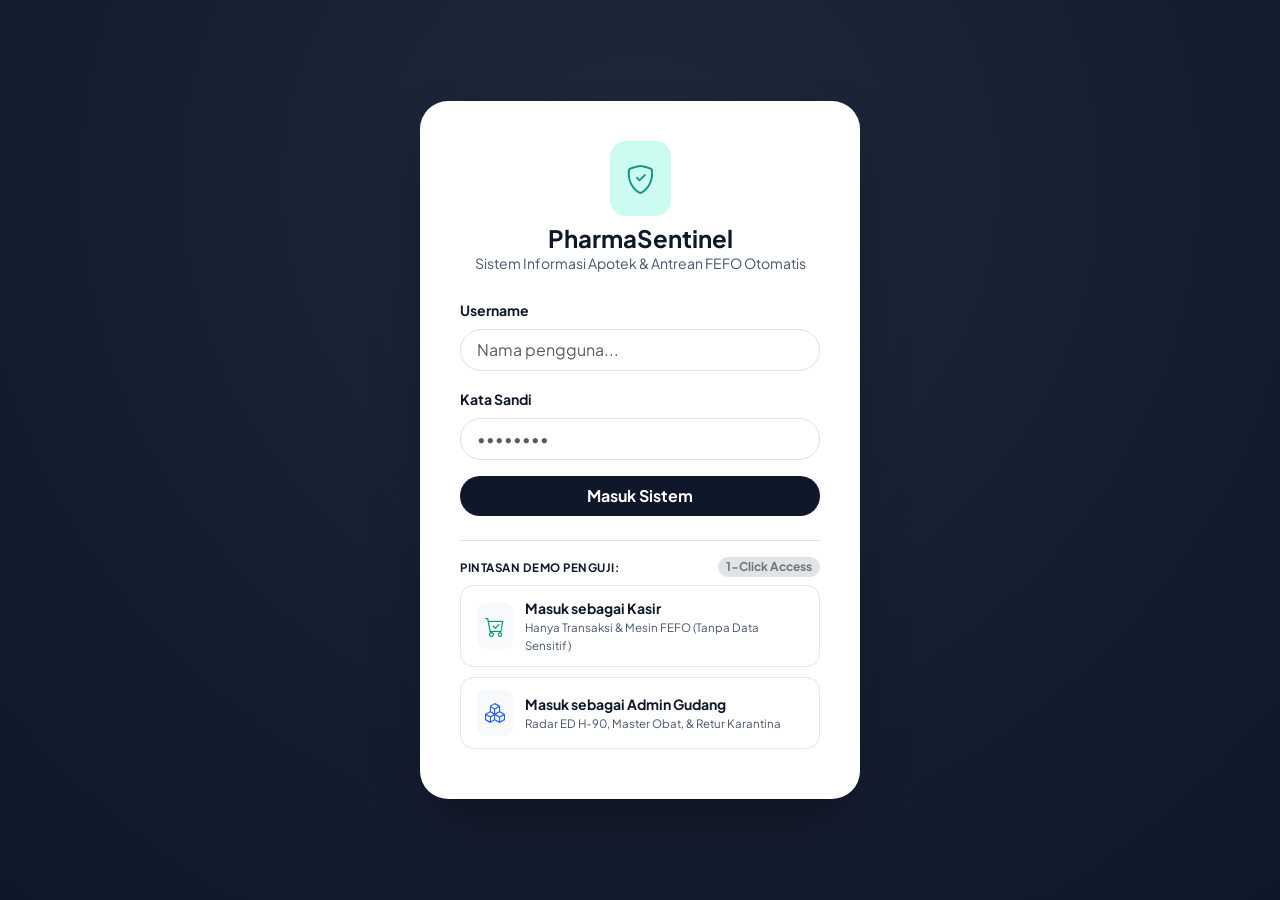
<file: index.html>
<!DOCTYPE html>
<html lang="id">
<head>
    <meta charset="UTF-8">
    <meta name="viewport" content="width=device-width, initial-scale=1.0">
    <title>Login - PharmaSentinel</title>
    <link href="https://fonts.googleapis.com/css2?family=Plus+Jakarta+Sans:wght@400;600;700;800&display=swap" rel="stylesheet">
    <link href="https://cdn.jsdelivr.net/npm/bootstrap@5.3.2/dist/css/bootstrap.min.css" rel="stylesheet">
    <link rel="stylesheet" href="https://cdn.jsdelivr.net/npm/bootstrap-icons@1.11.1/font/bootstrap-icons.css">
    <link rel="stylesheet" href="assets/css/style.css">
    <style>
        .login-canvas {
            min-height: 100vh;
            display: flex;
            align-items: center;
            justify-content: center;
            background: radial-gradient(circle at 50% 20%, #1e293b 0%, #0f172a 100%);
            padding: 24px;
        }
        .login-card {
            background: #ffffff !important;
            border-radius: 28px;
            padding: 40px;
            width: 100%;
            max-width: 440px;
            box-shadow: 0 25px 60px -15px rgba(0, 0, 0, 0.4);
        }
        .btn-submit-login {
            background: #0f172a !important;
            color: #ffffff !important; /* Fix tulisan gelap di tombol hitam */
            font-weight: 700;
            border: none;
            transition: all 0.2s ease;
        }
        .btn-submit-login:hover {
            background: #1e293b !important;
            transform: translateY(-2px);
            box-shadow: 0 8px 20px rgba(15, 23, 42, 0.3);
        }
        .demo-shortcut-btn {
            border: 1.5px solid #e2e8f0;
            border-radius: 14px;
            padding: 12px 16px;
            display: flex;
            align-items: center;
            gap: 12px;
            background: #ffffff;
            width: 100%;
            text-align: left;
            transition: all 0.2s ease;
            cursor: pointer;
            text-decoration: none;
            color: #0f172a !important;
            margin-bottom: 10px;
        }
        .demo-shortcut-btn:hover {
            border-color: #0d9488;
            transform: translateY(-2px);
            box-shadow: 0 8px 18px rgba(13, 148, 136, 0.12);
        }
    </style>
</head>
<body class="login-canvas">

    <div class="login-card">
        <div class="text-center mb-4">
            <div class="d-inline-flex p-3 rounded-4 mb-2" style="background: #ccfbf1; color: #0d9488; font-size: 1.8rem;">
                <i class="bi bi-shield-check"></i>
            </div>
            <h4 class="fw-bold m-0" style="color: #0f172a;">PharmaSentinel</h4>
            <p class="small" style="color: #475569;">Sistem Informasi Apotek & Antrean FEFO Otomatis</p>
        </div>

        <form onsubmit="handleFormalLogin(event)">
            <div class="mb-3">
                <label class="form-label small fw-bold" style="color: #0f172a;">Username</label>
                <input type="text" class="form-control rounded-pill px-3 py-2" placeholder="Nama pengguna..." id="loginUser">
            </div>
            <div class="mb-3">
                <label class="form-label small fw-bold" style="color: #0f172a;">Kata Sandi</label>
                <input type="password" class="form-control rounded-pill px-3 py-2" placeholder="••••••••" id="loginPass">
            </div>
            <button type="submit" class="btn btn-submit-login w-100 py-2 rounded-pill mb-4">
                Masuk Sistem
            </button>
        </form>

        <div class="border-top pt-3">
            <div class="d-flex justify-content-between align-items-center mb-2">
                <span class="fw-bold" style="font-size: 0.72rem; letter-spacing: 0.5px; color: #475569;">PINTASAN DEMO PENGUJI:</span>
                <span class="badge bg-secondary-subtle text-secondary rounded-pill small">1-Click Access</span>
            </div>

            <a href="kasir-pos.html" class="demo-shortcut-btn">
                <div class="p-2 rounded-3 bg-light fs-5" style="color: #059669;">
                    <i class="bi bi-cart-check"></i>
                </div>
                <div>
                    <div class="fw-bold small" style="color: #0f172a;">Masuk sebagai Kasir</div>
                    <div style="font-size: 0.72rem; color: #475569;">Hanya Transaksi & Mesin FEFO (Tanpa Data Sensitif)</div>
                </div>
            </a>

            <a href="admin-dashboard.html" class="demo-shortcut-btn">
                <div class="p-2 rounded-3 bg-light fs-5" style="color: #2563eb;">
                    <i class="bi bi-boxes"></i>
                </div>
                <div>
                    <div class="fw-bold small" style="color: #0f172a;">Masuk sebagai Admin Gudang</div>
                    <div style="font-size: 0.72rem; color: #475569;">Radar ED H-90, Master Obat, & Retur Karantina</div>
                </div>
            </a>
        </div>
    </div>

    <script>
        function handleFormalLogin(e) {
            e.preventDefault();
            window.location.href = "kasir-pos.html";
        }
    </script>
</body>
</html>
</file>
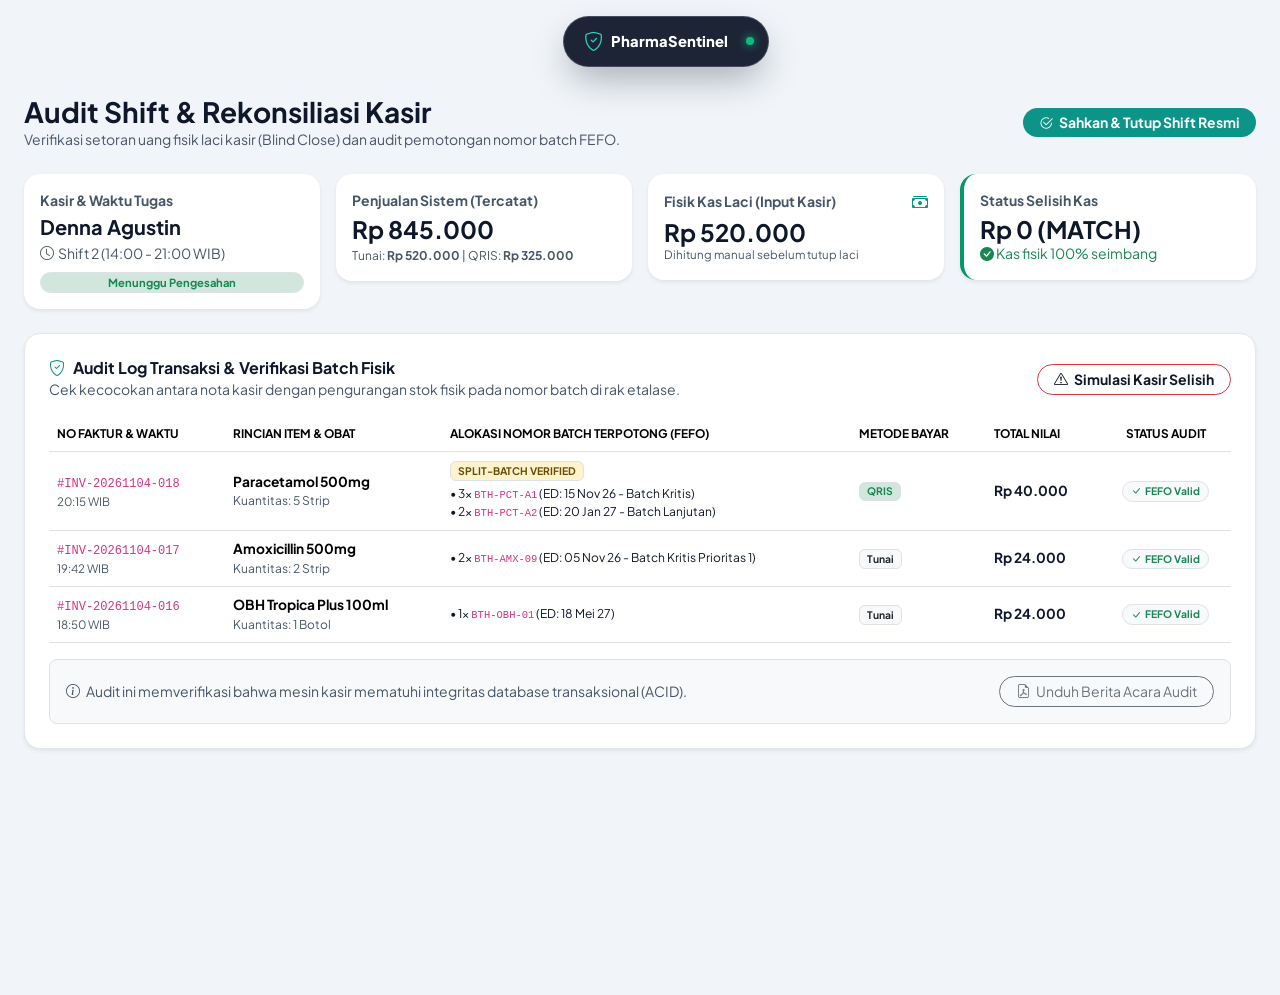
<file: admin-audit.html>
<!DOCTYPE html>
<html lang="id">
<head>
    <meta charset="UTF-8">
    <meta name="viewport" content="width=device-width, initial-scale=1.0">
    <title>Audit Shift & Rekonsiliasi Kas - PharmaSentinel</title>
    <link href="https://fonts.googleapis.com/css2?family=Plus+Jakarta+Sans:wght@400;500;600;700;800&display=swap" rel="stylesheet">
    <link href="https://cdn.jsdelivr.net/npm/bootstrap@5.3.2/dist/css/bootstrap.min.css" rel="stylesheet">
    <link rel="stylesheet" href="https://cdn.jsdelivr.net/npm/bootstrap-icons@1.11.1/font/bootstrap-icons.css">
    <link rel="stylesheet" href="assets/css/style.css">
</head>
<body>

    <!-- 1. DYNAMIC ISLAND WRAPPER (NAVBAR URUTAN LOGIS BARU) -->
    <div class="island-outer-wrapper">
        <button class="island-lock-satellite" id="btnNavLock" title="Kunci Tampilan Navbar">
            <i class="bi bi-unlock-fill lock-icon"></i>
        </button>

        <nav class="dynamic-island-nav">
            <div class="island-brand-row">
                <a href="admin-dashboard.html" class="island-brand">
                    <i class="bi bi-shield-check"></i>
                    <span>PharmaSentinel</span>
                </a>
                <div class="island-pulse-dot" title="Sistem Aktif"></div>
            </div>

            <div class="island-collapsible-content">
                <ul class="island-menu">
                    <li>
                        <a href="admin-dashboard.html" class="island-link">
                            <i class="bi bi-radar"></i> Radar & Telemetri
                        </a>
                    </li>
                    <li>
                        <a href="admin-katalog.html" class="island-link">
                            <i class="bi bi-database"></i> Master Katalog
                        </a>
                    </li>
                    <li>
                        <a href="admin-batch.html" class="island-link">
                            <i class="bi bi-box-seam"></i> Penerimaan Batch
                        </a>
                    </li>
                    <li>
                        <a href="admin-audit.html" class="island-link active">
                            <i class="bi bi-clipboard-check"></i> Audit Shift
                        </a>
                    </li>
                    <li>
                        <a href="admin-karantina.html" class="island-link">
                            <i class="bi bi-shield-slash"></i> Karantina ED
                        </a>
                    </li>
                </ul>

                <div class="island-user">
                    <span class="badge badge-role" style="background: #e0e7ff; color: #4338ca;">ADMIN</span>
                    <span class="island-user-name">Kelompok 6</span>
                    <a href="index.html" class="text-danger ms-1 text-decoration-none" title="Keluar"><i class="bi bi-box-arrow-right"></i></a>
                </div>
            </div>
        </nav>
    </div>

    <!-- 2. WORKSPACE AUDIT SHIFT -->
    <div class="workspace-wrapper" style="margin-top: 95px;">
        <div class="d-flex justify-content-between align-items-center mb-4">
            <div>
                <h3 class="fw-bold m-0" style="color: var(--text-heading);">Audit Shift & Rekonsiliasi Kasir</h3>
                <p class="small m-0" style="color: var(--text-muted);">Verifikasi setoran uang fisik laci kasir (Blind Close) dan audit pemotongan nomor batch FEFO.</p>
            </div>
            <div class="d-flex gap-2">
                <button class="btn btn-dark btn-sm rounded-pill px-3 fw-bold" style="background: var(--brand-teal); border: none;" onclick="sahkanShift()">
                    <i class="bi bi-check2-circle me-1"></i> Sahkan & Tutup Shift Resmi
                </button>
            </div>
        </div>

        <!-- 3. BENTO COCKPIT: REKONSILIASI KAS (BLIND CLOSE SYSTEM) -->
        <div class="row g-3 mb-4">
            <!-- Parameter Shift -->
            <div class="col-lg-3 col-md-6">
                <div class="card border-0 shadow-sm rounded-4 p-3 bg-white border" style="border-color: var(--border-subtle) !important;">
                    <small class="text-muted fw-bold">Kasir & Waktu Tugas</small>
                    <h5 class="fw-bold mt-1 m-0" style="color: var(--text-heading);">Denna Agustin</h5>
                    <small class="text-muted d-block mt-1"><i class="bi bi-clock me-1"></i>Shift 2 (14:00 - 21:00 WIB)</small>
                    <span class="badge bg-success-subtle text-success border rounded-pill mt-2 px-2" style="font-size: 0.7rem;">Menunggu Pengesahan</span>
                </div>
            </div>

            <!-- Total Penjualan Sistem -->
            <div class="col-lg-3 col-md-6">
                <div class="card border-0 shadow-sm rounded-4 p-3 bg-white border" style="border-color: var(--border-subtle) !important;">
                    <small class="text-muted fw-bold">Penjualan Sistem (Tercatat)</small>
                    <h4 class="fw-bold mt-1 m-0" style="color: var(--text-heading);">Rp 845.000</h4>
                    <div class="small text-muted mt-1" style="font-size: 0.75rem;">
                        Tunai: <strong>Rp 520.000</strong> | QRIS: <strong>Rp 325.000</strong>
                    </div>
                </div>
            </div>

            <!-- Uang Fisik Diinput Kasir (Blind Input) -->
            <div class="col-lg-3 col-md-6">
                <div class="card border-0 shadow-sm rounded-4 p-3 bg-white border" style="border-color: var(--border-subtle) !important;">
                    <div class="d-flex justify-content-between align-items-center">
                        <small class="text-muted fw-bold">Fisik Kas Laci (Input Kasir)</small>
                        <i class="bi bi-cash-stack text-teal" style="color: var(--brand-teal);"></i>
                    </div>
                    <h4 class="fw-bold mt-1 m-0" style="color: var(--brand-teal);" id="displayFisikKasir">Rp 520.000</h4>
                    <small class="text-muted" style="font-size: 0.72rem;">Dihitung manual sebelum tutup laci</small>
                </div>
            </div>

            <!-- Status Selisih (Discrepancy Meter) -->
            <div class="col-lg-3 col-md-6">
                <div class="card border-0 shadow-sm rounded-4 p-3 bg-white border" id="cardSelisih" style="border-left: 4px solid var(--success-green) !important;">
                    <small class="text-muted fw-bold">Status Selisih Kas</small>
                    <h4 class="fw-bold mt-1 m-0 text-success" id="textSelisih">Rp 0 (MATCH)</h4>
                    <small class="text-success" id="subtextSelisih"><i class="bi bi-check-circle-fill"></i> Kas fisik 100% seimbang</small>
                </div>
            </div>
        </div>

        <!-- 4. TABEL AUDIT TRANSAKSI & PEMOTONGAN BATCH FEFO -->
        <div class="card border-0 shadow-sm rounded-4 p-4" style="background: #ffffff; border: 1.5px solid var(--border-subtle) !important;">
            <div class="d-flex justify-content-between align-items-center mb-3">
                <div>
                    <h6 class="fw-bold m-0" style="color: var(--text-heading);"><i class="bi bi-shield-check text-teal me-2" style="color: var(--brand-teal);"></i>Audit Log Transaksi & Verifikasi Batch Fisik</h6>
                    <small class="text-muted">Cek kecocokan antara nota kasir dengan pengurangan stok fisik pada nomor batch di rak etalase.</small>
                </div>
                <button class="btn btn-outline-danger btn-sm rounded-pill px-3 fw-bold" onclick="simulasiSelisihKas()">
                    <i class="bi bi-exclamation-triangle me-1"></i> Simulasi Kasir Selisih
                </button>
            </div>

            <div class="table-responsive">
                <table class="table table-hover align-middle mb-0">
                    <thead>
                        <tr style="font-size: 0.74rem; text-transform: uppercase; color: var(--text-muted);">
                            <th>No Faktur & Waktu</th>
                            <th>Rincian Item & Obat</th>
                            <th>Alokasi Nomor Batch Terpotong (FEFO)</th>
                            <th>Metode Bayar</th>
                            <th>Total Nilai</th>
                            <th class="text-center">Status Audit</th>
                        </tr>
                    </thead>
                    <tbody style="font-size: 0.86rem;">
                        <!-- BARIS 1: SPLIT BATCH AUDIT -->
                        <tr>
                            <td>
                                <code>#INV-20261104-018</code>
                                <div class="small text-muted" style="font-size: 0.72rem;">20:15 WIB</div>
                            </td>
                            <td>
                                <strong>Paracetamol 500mg</strong>
                                <div class="small text-muted">Kuantitas: 5 Strip</div>
                            </td>
                            <td>
                                <span class="badge bg-warning-subtle text-warning-emphasis border mb-1" style="font-size: 0.65rem;">SPLIT-BATCH VERIFIED</span>
                                <div class="small" style="color: var(--text-heading);">
                                    • 3x <code>BTH-PCT-A1</code> (ED: 15 Nov 26 - Batch Kritis)<br>
                                    • 2x <code>BTH-PCT-A2</code> (ED: 20 Jan 27 - Batch Lanjutan)
                                </div>
                            </td>
                            <td><span class="badge bg-success-subtle text-success border">QRIS</span></td>
                            <td><strong style="color: var(--text-heading);">Rp 40.000</strong></td>
                            <td class="text-center">
                                <span class="badge bg-light text-success border rounded-pill px-2 py-1"><i class="bi bi-check-lg me-1"></i>FEFO Valid</span>
                            </td>
                        </tr>

                        <!-- BARIS 2: BATCH TUNGGAL -->
                        <tr>
                            <td>
                                <code>#INV-20261104-017</code>
                                <div class="small text-muted" style="font-size: 0.72rem;">19:42 WIB</div>
                            </td>
                            <td>
                                <strong>Amoxicillin 500mg</strong>
                                <div class="small text-muted">Kuantitas: 2 Strip</div>
                            </td>
                            <td>
                                <div class="small" style="color: var(--text-heading);">
                                    • 2x <code>BTH-AMX-09</code> (ED: 05 Nov 26 - Batch Kritis Prioritas 1)
                                </div>
                            </td>
                            <td><span class="badge bg-light text-dark border">Tunai</span></td>
                            <td><strong style="color: var(--text-heading);">Rp 24.000</strong></td>
                            <td class="text-center">
                                <span class="badge bg-light text-success border rounded-pill px-2 py-1"><i class="bi bi-check-lg me-1"></i>FEFO Valid</span>
                            </td>
                        </tr>

                        <!-- BARIS 3: BATCH SIRUP -->
                        <tr>
                            <td>
                                <code>#INV-20261104-016</code>
                                <div class="small text-muted" style="font-size: 0.72rem;">18:50 WIB</div>
                            </td>
                            <td>
                                <strong>OBH Tropica Plus 100ml</strong>
                                <div class="small text-muted">Kuantitas: 1 Botol</div>
                            </td>
                            <td>
                                <div class="small" style="color: var(--text-heading);">
                                    • 1x <code>BTH-OBH-01</code> (ED: 18 Mei 27)
                                </div>
                            </td>
                            <td><span class="badge bg-light text-dark border">Tunai</span></td>
                            <td><strong style="color: var(--text-heading);">Rp 24.000</strong></td>
                            <td class="text-center">
                                <span class="badge bg-light text-success border rounded-pill px-2 py-1"><i class="bi bi-check-lg me-1"></i>FEFO Valid</span>
                            </td>
                        </tr>
                    </tbody>
                </table>
            </div>

            <div class="p-3 rounded-3 mt-3 bg-light border d-flex justify-content-between align-items-center">
                <small class="text-muted"><i class="bi bi-info-circle me-1"></i> Audit ini memverifikasi bahwa mesin kasir mematuhi integritas database transaksional (ACID).</small>
                <button class="btn btn-outline-secondary btn-sm rounded-pill px-3" onclick="alert('Laporan Berita Acara Shift berhasil diunduh (PDF Simulated)!')">
                    <i class="bi bi-file-earmark-pdf me-1"></i> Unduh Berita Acara Audit
                </button>
            </div>
        </div>

    </div>

    <!-- SCRIPT BOOTSTRAP & DYNAMIC ISLAND -->
    <script src="https://cdn.jsdelivr.net/npm/bootstrap@5.3.2/dist/js/bootstrap.bundle.min.js"></script>
    <script src="assets/js/navbar.js"></script>
    <script>
        let isDiscrepancy = false;

        function sahkanShift() {
            if (isDiscrepancy) {
                alert("PERINGATAN AUDIT: Terdapat selisih kas fisik! Anda wajib mencetak dan menandatangani Berita Acara Selisih sebelum mengesahkan tutup shift.");
                return;
            }
            alert("SUKSES AUDIT: Shift 2 Kasir Denna Agustin telah disahkan secara resmi. Laci kas ditutup dan setoran tunai Rp 520.000 dibukukan ke brankas utama.");
        }

        // FITUR DEMO UNTUK MEMIKAT DOSEN PENGUJI: SIMULASI JIKA KASIR CURANG / KURANG UANG
        function simulasiSelisihKas() {
            isDiscrepancy = !isDiscrepancy;
            const card = document.getElementById("cardSelisih");
            const text = document.getElementById("textSelisih");
            const subtext = document.getElementById("subtextSelisih");
            const fisik = document.getElementById("displayFisikKasir");

            if (isDiscrepancy) {
                // Simulasi uang laci kasir kurang Rp 20.000
                fisik.innerText = "Rp 500.000";
                card.style.setProperty("border-left", "4px solid var(--danger-red)", "important");
                text.className = "fw-bold mt-1 m-0 text-danger";
                text.innerText = "-Rp 20.000 (SELISIH MINUS)";
                subtext.className = "text-danger fw-bold";
                subtext.innerHTML = '<i class="bi bi-exclamation-octagon-fill"></i> Kas fisik kurang dari catatan sistem!';
            } else {
                fisik.innerText = "Rp 520.000";
                card.style.setProperty("border-left", "4px solid var(--success-green)", "important");
                text.className = "fw-bold mt-1 m-0 text-success";
                text.innerText = "Rp 0 (MATCH)";
                subtext.className = "text-success";
                subtext.innerHTML = '<i class="bi bi-check-circle-fill"></i> Kas fisik 100% seimbang';
            }
        }
    </script>
</body>
</html>
</file>
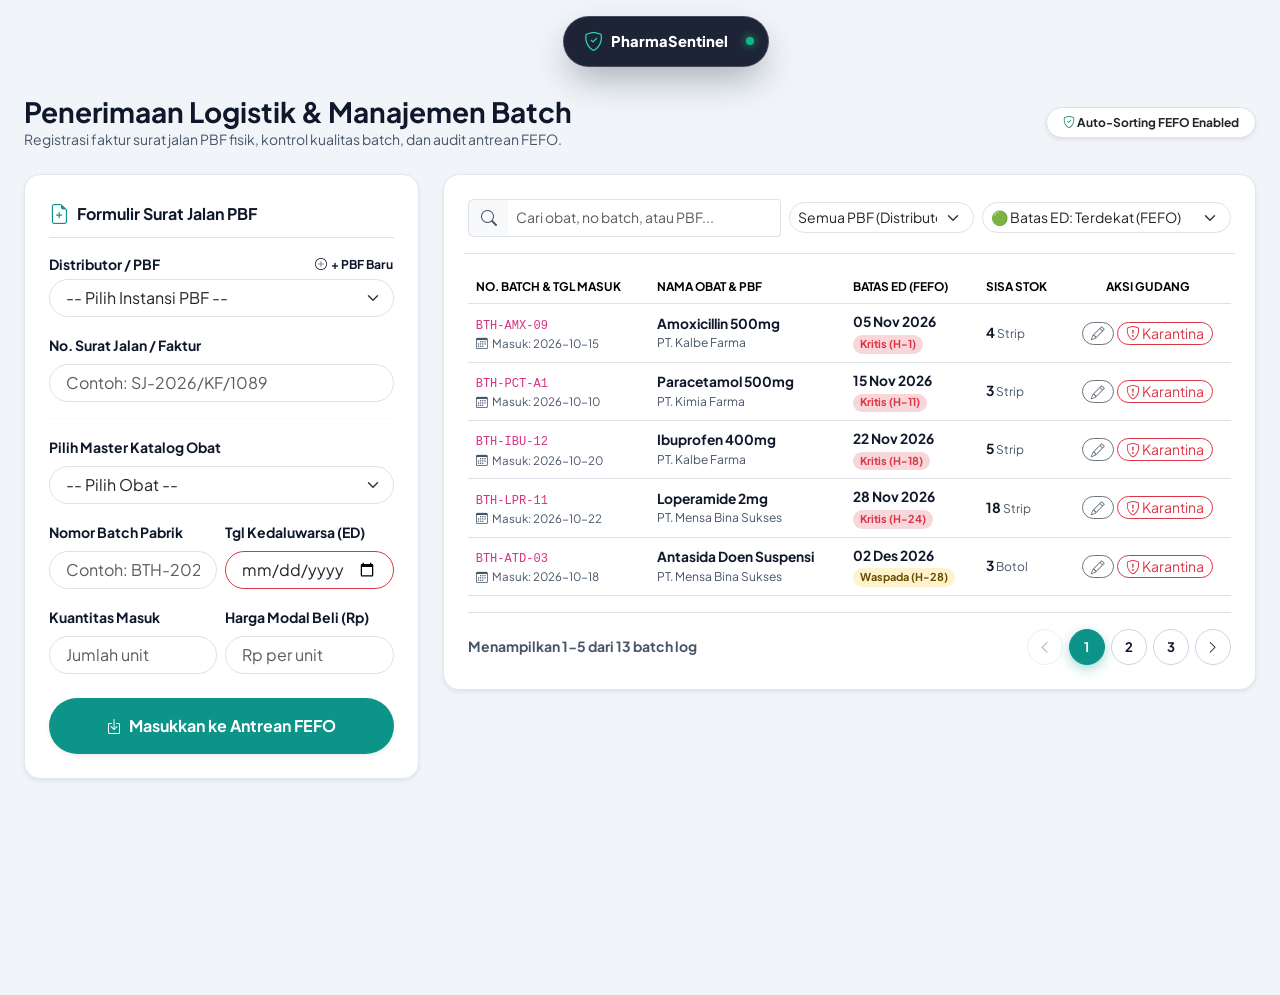
<file: admin-batch.html>
<!DOCTYPE html>
<html lang="id">
<head>
    <meta charset="UTF-8">
    <meta name="viewport" content="width=device-width, initial-scale=1.0">
    <title>Penerimaan Batch & Logistik - PharmaSentinel</title>
    <link href="https://fonts.googleapis.com/css2?family=Plus+Jakarta+Sans:wght@400;500;600;700;800&display=swap" rel="stylesheet">
    <link href="https://cdn.jsdelivr.net/npm/bootstrap@5.3.2/dist/css/bootstrap.min.css" rel="stylesheet">
    <link rel="stylesheet" href="https://cdn.jsdelivr.net/npm/bootstrap-icons@1.11.1/font/bootstrap-icons.css">
    <link rel="stylesheet" href="assets/css/style.css">
</head>
<body>

    <!-- 1. DYNAMIC ISLAND WRAPPER + FLOATING SATELLITE LOCK -->
    <div class="island-outer-wrapper">
        <button class="island-lock-satellite" id="btnNavLock" title="Kunci Tampilan Navbar">
            <i class="bi bi-unlock-fill lock-icon"></i>
        </button>

        <nav class="dynamic-island-nav">
            <div class="island-brand-row">
                <a href="admin-dashboard.html" class="island-brand">
                    <i class="bi bi-shield-check"></i>
                    <span>PharmaSentinel</span>
                </a>
                <div class="island-pulse-dot" title="Sistem Aktif"></div>
            </div>

            <div class="island-collapsible-content">
                <ul class="island-menu">
                    <li><a href="admin-dashboard.html" class="island-link"><i class="bi bi-radar"></i> Radar & Telemetri</a></li>
                    <li><a href="admin-katalog.html" class="island-link"><i class="bi bi-database"></i> Master Katalog</a></li>
                    <li><a href="admin-batch.html" class="island-link active"><i class="bi bi-box-seam"></i> Penerimaan Batch</a></li>
                    <li><a href="admin-audit.html" class="island-link"><i class="bi bi-clipboard-check"></i> Audit Shift</a></li>
                    <li><a href="admin-karantina.html" class="island-link"><i class="bi bi-shield-slash"></i> Karantina ED</a></li>
                </ul>

                <div class="island-user">
                    <span class="badge badge-role" style="background: #e0e7ff; color: #4338ca;">ADMIN</span>
                    <span class="island-user-name">Kelompok 6</span>
                    <a href="index.html" class="text-danger ms-1 text-decoration-none" title="Keluar"><i class="bi bi-box-arrow-right"></i></a>
                </div>
            </div>
        </nav>
    </div>

    <!-- 2. WORKSPACE PENERIMAAN BATCH -->
    <div class="workspace-wrapper" style="margin-top: 95px;">
        <div class="d-flex justify-content-between align-items-center mb-4">
            <div>
                <h3 class="fw-bold m-0" style="color: var(--text-heading);">Penerimaan Logistik & Manajemen Batch</h3>
                <p class="small m-0" style="color: var(--text-muted);">Registrasi faktur surat jalan PBF fisik, kontrol kualitas batch, dan audit antrean FEFO.</p>
            </div>
            <span class="badge bg-white text-dark border px-3 py-2 rounded-pill shadow-sm">
                <i class="bi bi-shield-check text-success"></i> Auto-Sorting FEFO Enabled
            </span>
        </div>

        <div class="row g-4">
            <!-- FORMULIR INPUT BATCH (KIRI - 35% LAYAR) -->
            <div class="col-xl-4 col-lg-5">
                <div class="card border-0 shadow-sm rounded-4 p-4" style="background: #ffffff; border: 1.5px solid var(--border-subtle) !important;">
                    <div class="d-flex align-items-center gap-2 mb-3 pb-2 border-bottom">
                        <i class="bi bi-file-earmark-plus text-teal fs-5" style="color: var(--brand-teal);"></i>
                        <h6 class="fw-bold m-0" style="color: var(--text-heading);">Formulir Surat Jalan PBF</h6>
                    </div>

                    <form onsubmit="handleBatchEntry(event)">
                        <!-- PILIH DISTRIBUTOR + QUICK ADD PBF BUTTON -->
                        <div class="mb-3">
                            <div class="d-flex justify-content-between align-items-center mb-1">
                                <label class="form-label small fw-bold m-0" style="color: var(--text-heading);">Distributor / PBF</label>
                                <button type="button" class="btn btn-link p-0 text-decoration-none small fw-bold" style="color: var(--brand-teal); font-size: 0.76rem;" data-bs-toggle="modal" data-bs-target="#modalTambahPBF">
                                    <i class="bi bi-plus-circle me-1"></i>+ PBF Baru
                                </button>
                            </div>
                            <select class="form-select rounded-pill px-3" required id="inputDistributor">
                                <option value="">-- Pilih Instansi PBF --</option>
                                <option>PT. Kimia Farma Trading</option>
                                <option>PT. Kalbe Farma Tbk</option>
                                <option>PT. Dexa Medica</option>
                                <option>PT. Mensa Bina Sukses</option>
                            </select>
                        </div>

                        <!-- NOMOR FAKTUR -->
                        <div class="mb-3">
                            <label class="form-label small fw-bold" style="color: var(--text-heading);">No. Surat Jalan / Faktur</label>
                            <input type="text" class="form-control rounded-pill px-3" placeholder="Contoh: SJ-2026/KF/1089" required id="inputFaktur">
                        </div>

                        <hr class="my-3" style="border-color: var(--border-subtle);">

                        <!-- PILIH OBAT -->
                        <div class="mb-3">
                            <label class="form-label small fw-bold" style="color: var(--text-heading);">Pilih Master Katalog Obat</label>
                            <select class="form-select rounded-pill px-3" required id="inputObat">
                                <option value="">-- Pilih Obat --</option>
                                <option value="Paracetamol 500mg">Paracetamol 500mg (Tablet)</option>
                                <option value="Amoxicillin 500mg">Amoxicillin 500mg (Kapsul)</option>
                                <option value="Cetirizine 10mg">Cetirizine 10mg (Tablet)</option>
                                <option value="OBH Tropica Plus 100ml">OBH Tropica Plus 100ml (Sirup)</option>
                                <option value="Ibuprofen 400mg">Ibuprofen 400mg (Kaplet)</option>
                                <option value="Antasida Doen Suspensi">Antasida Doen Suspensi (Botol)</option>
                                <option value="Cefixime 100mg">Cefixime 100mg (Kapsul)</option>
                                <option value="Dexamethasone 0.5mg">Dexamethasone 0.5mg (Tablet)</option>
                            </select>
                        </div>

                        <div class="row g-2 mb-3">
                            <div class="col-6">
                                <label class="form-label small fw-bold" style="color: var(--text-heading);">Nomor Batch Pabrik</label>
                                <input type="text" class="form-control rounded-pill px-3" placeholder="Contoh: BTH-2026-X1" required id="inputBatchNo">
                            </div>
                            <div class="col-6">
                                <label class="form-label small fw-bold text-danger">Tgl Kedaluwarsa (ED)</label>
                                <input type="date" class="form-control rounded-pill px-3 border-danger" required id="inputED">
                            </div>
                        </div>

                        <div class="row g-2 mb-4">
                            <div class="col-6">
                                <label class="form-label small fw-bold" style="color: var(--text-heading);">Kuantitas Masuk</label>
                                <input type="number" class="form-control rounded-pill px-3" placeholder="Jumlah unit" min="1" required id="inputQty">
                            </div>
                            <div class="col-6">
                                <label class="form-label small fw-bold" style="color: var(--text-heading);">Harga Modal Beli (Rp)</label>
                                <input type="number" class="form-control rounded-pill px-3" placeholder="Rp per unit" required id="inputModal">
                            </div>
                        </div>

                        <button type="submit" class="btn btn-dark w-100 py-3 rounded-pill fw-bold shadow-sm" style="background: var(--brand-teal); border: none;">
                            <i class="bi bi-box-arrow-in-down me-1"></i> Masukkan ke Antrean FEFO
                        </button>
                    </form>
                </div>
            </div>

            <!-- LOG BATCH & UNIFIED COMMAND TOOLBAR (KANAN - 65% LAYAR) -->
            <div class="col-xl-8 col-lg-7">
                <div class="card border-0 shadow-sm rounded-4 p-4" style="background: #ffffff; border: 1.5px solid var(--border-subtle) !important;">
                    
                    <!-- UNIFIED COMMAND TOOLBAR: SEARCH + FILTER PBF + SORT PRESETS -->
                    <div class="row g-2 align-items-center mb-3 pb-3 border-bottom">
                        <!-- 1. Live Search Input -->
                        <div class="col-md-5">
                            <div class="input-group">
                                <span class="input-group-text bg-light border-end-0"><i class="bi bi-search text-muted"></i></span>
                                <input type="text" class="form-control form-control-sm border-start-0" id="batchSearchInput" placeholder="Cari obat, no batch, atau PBF..." oninput="onSearchChange(this.value)">
                            </div>
                        </div>

                        <!-- 2. Dropdown Filter PBF -->
                        <div class="col-md-3 col-6">
                            <select class="form-select form-select-sm rounded-pill" id="batchPbfFilter" onchange="onPbfFilterChange(this.value)">
                                <option value="">Semua PBF (Distributor)</option>
                                <option value="PT. Kimia Farma">PT. Kimia Farma</option>
                                <option value="PT. Kalbe Farma">PT. Kalbe Farma</option>
                                <option value="PT. Dexa Medica">PT. Dexa Medica</option>
                                <option value="PT. Mensa Bina Sukses">PT. Mensa Bina Sukses</option>
                            </select>
                        </div>

                        <!-- 3. Dropdown Sorting Presets (Opsi B: Human-Readable) -->
                        <div class="col-md-4 col-6">
                            <select class="form-select form-select-sm rounded-pill" id="batchSortSelect" onchange="onSortChange(this.value)">
                                <option value="ed_asc">🟢 Batas ED: Terdekat (FEFO)</option>
                                <option value="ed_desc">⚪ Batas ED: Paling Jauh / Aman</option>
                                <option value="in_desc">⚪ Tgl Masuk: Paling Baru Datang</option>
                                <option value="in_asc">⚪ Tgl Masuk: Paling Lama</option>
                                <option value="name_asc">⚪ Nama Obat: A → Z</option>
                                <option value="name_desc">⚪ Nama Obat: Z → A</option>
                                <option value="qty_desc">⚪ Sisa Stok: Paling Banyak</option>
                                <option value="qty_asc">⚪ Sisa Stok: Paling Sedikit</option>
                            </select>
                        </div>
                    </div>

                    <!-- TABEL BATCH DATA -->
                    <div class="table-responsive">
                        <table class="table table-hover align-middle mb-0">
                            <thead>
                                <tr style="font-size: 0.74rem; text-transform: uppercase; color: var(--text-muted);">
                                    <th>No. Batch & Tgl Masuk</th>
                                    <th>Nama Obat & PBF</th>
                                    <th>Batas ED (FEFO)</th>
                                    <th>Sisa Stok</th>
                                    <th class="text-center">Aksi Gudang</th>
                                </tr>
                            </thead>
                            <tbody id="batchLogTableBody" style="font-size: 0.86rem;">
                                <!-- Diinjeksi via JavaScript Data Pipeline -->
                            </tbody>
                        </table>
                    </div>

                    <!-- PAGINATION BAR INSTAN (ZERO RELOAD) -->
                    <div class="d-flex justify-content-between align-items-center mt-3 pt-3 border-top">
                        <small class="text-muted fw-bold" id="batchPaginationInfo">Memuat antrean...</small>
                        <ul class="pagination-cockpit m-0" id="batchPaginationControls"></ul>
                    </div>

                </div>
            </div>
        </div>
    </div>

    <!-- MODAL 1: QUICK-ADD PBF BARU -->
    <div class="modal fade" id="modalTambahPBF" tabindex="-1">
        <div class="modal-dialog modal-dialog-centered">
            <div class="modal-content rounded-4 p-3 border-0 shadow">
                <div class="modal-header border-bottom-0 pb-0">
                    <h5 class="modal-title fw-bold" style="color: var(--text-heading);"><i class="bi bi-building-add text-teal me-2" style="color: var(--brand-teal);"></i>Registrasi Distributor (PBF) Baru</h5>
                    <button type="button" class="btn-close" data-bs-dismiss="modal"></button>
                </div>
                <div class="modal-body">
                    <p class="small" style="color: var(--text-muted);">Daftarkan pedagang besar farmasi baru agar langsung muncul pada pilihan faktur penerimaan.</p>
                    <form onsubmit="handleQuickAddPBF(event)">
                        <div class="mb-3">
                            <label class="form-label small fw-bold" style="color: var(--text-heading);">Nama Lengkap Perusahaan PBF</label>
                            <input type="text" class="form-control rounded-pill px-3" placeholder="Contoh: PT. Anugrah Argon Medica" required id="newPbfName">
                        </div>
                        <div class="row g-2 mb-3">
                            <div class="col-6">
                                <label class="form-label small fw-bold" style="color: var(--text-heading);">No. Izin PBF / BPOM</label>
                                <input type="text" class="form-control rounded-pill px-3" placeholder="Contoh: PBF-JBR/109/2024" required>
                            </div>
                            <div class="col-6">
                                <label class="form-label small fw-bold" style="color: var(--text-heading);">No. Telepon / Sales</label>
                                <input type="text" class="form-control rounded-pill px-3" placeholder="(021) 5678-xxxx" required>
                            </div>
                        </div>
                        <div class="mb-3">
                            <label class="form-label small fw-bold" style="color: var(--text-heading);">Alamat Kantor / Gudang PBF</label>
                            <textarea class="form-control rounded-3" rows="2" placeholder="Alamat lengkap distributor..." required></textarea>
                        </div>
                        <button type="submit" class="btn btn-dark w-100 py-2 rounded-pill fw-bold" style="background: var(--brand-teal); border: none;">
                            Simpan & Pilih di Formulir
                        </button>
                    </form>
                </div>
            </div>
        </div>
    </div>

    <!-- MODAL 2: TARIK KARANTINA MANUAL (PENGECUALIAN RUSAK / CACAT FISIK / RECALL BPOM) -->
    <div class="modal fade" id="modalKarantinaManual" tabindex="-1">
        <div class="modal-dialog modal-dialog-centered">
            <div class="modal-content rounded-4 p-3 border-0 shadow">
                <div class="modal-header border-bottom-0 pb-0">
                    <h5 class="modal-title fw-bold text-danger"><i class="bi bi-shield-exclamation me-2"></i>Tarik Batch ke Karantina Manual</h5>
                    <button type="button" class="btn-close" data-bs-dismiss="modal"></button>
                </div>
                <div class="modal-body">
                    <p class="small text-muted mb-2">Tindakan ini akan mencabut obat dari etalase kasir POS dan memindahkannya ke ruang karantina logistik.</p>
                    
                    <div class="p-3 rounded-3 mb-3 bg-light border">
                        <div class="d-flex justify-content-between small mb-1">
                            <span>Batch & Obat:</span>
                            <strong id="karantinaBatchObat" style="color: var(--text-heading);">-</strong>
                        </div>
                        <div class="d-flex justify-content-between small">
                            <span>Stok Aktif di Rak:</span>
                            <strong id="karantinaStokSisa" class="text-danger">-</strong>
                        </div>
                    </div>

                    <form onsubmit="prosesKarantinaManual(event)">
                        <div class="mb-3">
                            <label class="form-label small fw-bold" style="color: var(--text-heading);">Jumlah Unit yang Ditarik</label>
                            <input type="number" class="form-control rounded-pill px-3" id="karantinaInputQty" min="1" required>
                            <small class="text-muted" style="font-size: 0.72rem;">Bisa ditarik sebagian atau seluruh sisa stok.</small>
                        </div>

                        <div class="mb-3">
                            <label class="form-label small fw-bold" style="color: var(--text-heading);">Alasan Penarikan Resmi</label>
                            <select class="form-select rounded-pill px-3" required id="karantinaAlasan">
                                <option value="Kerusakan Fisik / Segel Bocor di Rak">Kerusakan Fisik / Segel Bocor di Rak</option>
                                <option value="Perubahan Warna / Tablet Lembap">Perubahan Warna / Tablet Lembap</option>
                                <option value="Penarikan Resmi BPOM (Batch Recall)">Penarikan Resmi BPOM (Batch Recall)</option>
                                <option value="Karantina Dini Menjelang Jendela Retur PBF">Karantina Dini Menjelang Jendela Retur PBF</option>
                            </select>
                        </div>

                        <button type="submit" class="btn btn-danger w-100 py-2 rounded-pill fw-bold">
                            Konfirmasi Isolasi ke Karantina
                        </button>
                    </form>
                </div>
            </div>
        </div>
    </div>

    <!-- MODAL 3: KOREKSI TYPO / EDIT BATCH -->
    <div class="modal fade" id="modalEditBatch" tabindex="-1">
        <div class="modal-dialog modal-dialog-centered modal-sm">
            <div class="modal-content rounded-4 p-3 border-0 shadow">
                <div class="modal-header border-bottom-0 pb-0">
                    <h6 class="modal-title fw-bold" style="color: var(--text-heading);"><i class="bi bi-pencil-square text-teal me-2" style="color: var(--brand-teal);"></i>Koreksi Data Batch</h6>
                    <button type="button" class="btn-close" data-bs-dismiss="modal"></button>
                </div>
                <div class="modal-body">
                    <form onsubmit="prosesSimpanKoreksi(event)">
                        <div class="mb-3">
                            <label class="form-label small fw-bold">No. Batch Pabrik</label>
                            <input type="text" class="form-control rounded-pill px-3" id="editBatchNo" required>
                        </div>
                        <div class="mb-3">
                            <label class="form-label small fw-bold">Batas ED (YYYY-MM-DD)</label>
                            <input type="date" class="form-control rounded-pill px-3" id="editBatchED" required>
                        </div>
                        <div class="mb-3">
                            <label class="form-label small fw-bold">Alasan Koreksi Audit</label>
                            <input type="text" class="form-control rounded-pill px-3" placeholder="Salah ketik faktur..." required>
                        </div>
                        <button type="submit" class="btn btn-dark w-100 rounded-pill py-2 fw-bold" style="background: var(--brand-teal); border: none;">
                            Simpan Koreksi
                        </button>
                    </form>
                </div>
            </div>
        </div>
    </div>

    <!-- SCRIPT BOOTSTRAP & DYNAMIC ISLAND ENGINE -->
    <script src="https://cdn.jsdelivr.net/npm/bootstrap@5.3.2/dist/js/bootstrap.bundle.min.js"></script>
    <script src="assets/js/navbar.js"></script>

    <!-- SCRIPT SINGLE DATA PIPELINE (SEARCH + FILTER + SORT + PAGINATION ANTI-TABRAKAN) -->
    <script>
        // DATASET UTAMA BATCH LOG DENGAN FORMAT TANGGAL ISO LENGKAP UNTUK SORTING AKURAT
        let batchDataMaster = [
            { id: 1, no: "BTH-AMX-09", obat: "Amoxicillin 500mg", pbf: "PT. Kalbe Farma", inDate: "2026-10-15", edIso: "2026-11-05", edFmt: "05 Nov 2026", stock: 4, unit: "Strip", status: "Kritis (H-1)", badge: "bg-danger-subtle text-danger" },
            { id: 2, no: "BTH-PCT-A1", obat: "Paracetamol 500mg", pbf: "PT. Kimia Farma", inDate: "2026-10-10", edIso: "2026-11-15", edFmt: "15 Nov 2026", stock: 3, unit: "Strip", status: "Kritis (H-11)", badge: "bg-danger-subtle text-danger" },
            { id: 3, no: "BTH-IBU-12", obat: "Ibuprofen 400mg", pbf: "PT. Kalbe Farma", inDate: "2026-10-20", edIso: "2026-11-22", edFmt: "22 Nov 2026", stock: 5, unit: "Strip", status: "Kritis (H-18)", badge: "bg-danger-subtle text-danger" },
            { id: 4, no: "BTH-LPR-11", obat: "Loperamide 2mg", pbf: "PT. Mensa Bina Sukses", inDate: "2026-10-22", edIso: "2026-11-28", edFmt: "28 Nov 2026", stock: 18, unit: "Strip", status: "Kritis (H-24)", badge: "bg-danger-subtle text-danger" },
            { id: 5, no: "BTH-ATD-03", obat: "Antasida Doen Suspensi", pbf: "PT. Mensa Bina Sukses", inDate: "2026-10-18", edIso: "2026-12-02", edFmt: "02 Des 2026", stock: 3, unit: "Botol", status: "Waspada (H-28)", badge: "bg-warning-subtle text-warning-emphasis" },
            { id: 6, no: "BTH-DXM-01", obat: "Dexamethasone 0.5mg", pbf: "PT. Kimia Farma", inDate: "2026-10-12", edIso: "2026-12-08", edFmt: "08 Des 2026", stock: 20, unit: "Strip", status: "Waspada (H-34)", badge: "bg-warning-subtle text-warning-emphasis" },
            { id: 7, no: "BTH-CTZ-77", obat: "Cetirizine 10mg", pbf: "PT. Kimia Farma", inDate: "2026-10-25", edIso: "2026-12-10", edFmt: "10 Des 2026", stock: 25, unit: "Strip", status: "Waspada (H-36)", badge: "bg-warning-subtle text-warning-emphasis" },
            { id: 8, no: "BTH-OMP-04", obat: "Omeprazole 20mg", pbf: "PT. Dexa Medica", inDate: "2026-10-28", edIso: "2026-12-14", edFmt: "14 Des 2026", stock: 12, unit: "Strip", status: "Waspada (H-40)", badge: "bg-warning-subtle text-warning-emphasis" },
            { id: 9, no: "BTH-ASM-02", obat: "Asam Mefenamat", pbf: "PT. Kalbe Farma", inDate: "2026-10-26", edIso: "2027-01-12", edFmt: "12 Jan 2027", stock: 14, unit: "Strip", status: "Aman", badge: "bg-success-subtle text-success" },
            { id: 10, no: "BTH-CFX-88", obat: "Cefixime 100mg", pbf: "PT. Kalbe Farma", inDate: "2026-10-29", edIso: "2027-01-15", edFmt: "15 Jan 2027", stock: 6, unit: "Strip", status: "Aman", badge: "bg-success-subtle text-success" },
            { id: 11, no: "BTH-PCT-A2", obat: "Paracetamol 500mg", pbf: "PT. Kimia Farma", inDate: "2026-10-30", edIso: "2027-01-20", edFmt: "20 Jan 2027", stock: 10, unit: "Strip", status: "Aman", badge: "bg-success-subtle text-success" },
            { id: 12, no: "BTH-VTC-90", obat: "Vitamin C 500mg IPI", pbf: "PT. Kimia Farma", inDate: "2026-11-01", edIso: "2027-03-10", edFmt: "10 Mar 2027", stock: 30, unit: "Botol", status: "Aman", badge: "bg-success-subtle text-success" },
            { id: 13, no: "BTH-OBH-01", obat: "OBH Tropica Plus", pbf: "PT. Dexa Medica", inDate: "2026-11-02", edIso: "2027-05-18", edFmt: "18 Mei 2027", stock: 8, unit: "Botol", status: "Aman", badge: "bg-success-subtle text-success" }
        ];

        // STATE CONTROLLERS
        let searchKeyword = "";
        let selectedPbf = "";
        let selectedSort = "ed_asc"; // Default FEFO Order
        let currentPage = 1;
        const PAGE_SIZE = 5; // 5 Baris per halaman

        let targetBatchForAction = null;

        // INTI: SINGLE PIPELINE PEMROSESAN DATA TERPADU
        function processAndRenderPipeline() {
            // 1. TAHAP LIVE SEARCH
            let result = batchDataMaster.filter(item => {
                const q = searchKeyword.toLowerCase();
                return item.obat.toLowerCase().includes(q) ||
                       item.no.toLowerCase().includes(q) ||
                       item.pbf.toLowerCase().includes(q);
            });

            // 2. TAHAP FILTER DROPDOWN PBF
            if (selectedPbf !== "") {
                result = result.filter(item => item.pbf.toLowerCase().includes(selectedPbf.toLowerCase()));
            }

            // 3. TAHAP SORTING ENGINE
            result.sort((a, b) => {
                switch (selectedSort) {
                    case "ed_asc": // FEFO Murni: ED Paling Cepat / Lampau ke Atas
                        return new Date(a.edIso) - new Date(b.edIso);
                    case "ed_desc": // ED Paling Jauh
                        return new Date(b.edIso) - new Date(a.edIso);
                    case "in_desc": // Tgl Masuk Terbaru
                        return new Date(b.inDate) - new Date(a.inDate);
                    case "in_asc": // Tgl Masuk Paling Lama
                        return new Date(a.inDate) - new Date(b.inDate);
                    case "name_asc": // Nama A-Z
                        return a.obat.localeCompare(b.obat);
                    case "name_desc": // Nama Z-A
                        return b.obat.localeCompare(a.obat);
                    case "qty_desc": // Stok Terbanyak
                        return b.stock - a.stock;
                    case "qty_asc": // Stok Tersedikit
                        return a.stock - b.stock;
                    default:
                        return 0;
                }
            });

            // 4. TAHAP PAGINATION SLICING
            const totalItems = result.length;
            const totalPages = Math.ceil(totalItems / PAGE_SIZE) || 1;
            currentPage = Math.max(1, Math.min(currentPage, totalPages));

            const startIdx = (currentPage - 1) * PAGE_SIZE;
            const endIdx = Math.min(startIdx + PAGE_SIZE, totalItems);
            const paginatedRows = result.slice(startIdx, endIdx);

            // 5. TAHAP GAMBAR KE TABEL
            const tbody = document.getElementById("batchLogTableBody");
            tbody.innerHTML = "";

            if (paginatedRows.length === 0) {
                tbody.innerHTML = `<tr><td colspan="5" class="text-center py-4 text-muted"><i class="bi bi-inbox fs-3 d-block mb-1"></i>Tidak ada batch yang cocok dengan kriteria filter.</td></tr>`;
                document.getElementById("batchPaginationInfo").innerText = "0 data ditemukan";
                document.getElementById("batchPaginationControls").innerHTML = "";
                return;
            }

            paginatedRows.forEach(item => {
                const tr = document.createElement("tr");
                tr.innerHTML = `
                    <td>
                        <code>${item.no}</code>
                        <div class="small text-muted" style="font-size: 0.72rem;"><i class="bi bi-calendar3 me-1"></i>Masuk: ${item.inDate}</div>
                    </td>
                    <td>
                        <strong style="color: var(--text-heading);">${item.obat}</strong>
                        <div class="small text-muted">${item.pbf}</div>
                    </td>
                    <td>
                        <span class="fw-bold" style="color: ${item.status.includes('Kritis') ? 'var(--danger-red)' : 'var(--text-heading)'};">${item.edFmt}</span>
                        <div><span class="badge ${item.badge} rounded-pill" style="font-size: 0.68rem;">${item.status}</span></div>
                    </td>
                    <td>
                        <strong style="color: var(--text-heading);">${item.stock}</strong> <small class="text-muted">${item.unit}</small>
                    </td>
                    <td class="text-center">
                        <div class="btn-group btn-group-sm">
                            <button class="btn btn-outline-secondary rounded-pill px-2 py-0 me-1" title="Koreksi Typo" onclick="openEditModal(${item.id})">
                                <i class="bi bi-pencil"></i>
                            </button>
                            <button class="btn btn-outline-danger rounded-pill px-2 py-0" title="Tarik Karantina Manual" onclick="openKarantinaModal(${item.id})">
                                <i class="bi bi-shield-exclamation"></i> Karantina
                            </button>
                        </div>
                    </td>
                `;
                tbody.appendChild(tr);
            });

            // 6. RENDER KONTROL TOMBOL PAGINATION
            document.getElementById("batchPaginationInfo").innerText = `Menampilkan ${startIdx + 1}-${endIdx} dari ${totalItems} batch log`;
            renderPaginationControlsUI(totalPages);
        }

        function renderPaginationControlsUI(totalPages) {
            const controls = document.getElementById("batchPaginationControls");
            controls.innerHTML = "";

            // Tombol Prev
            const prev = document.createElement("button");
            prev.className = "page-pill-btn";
            prev.innerHTML = '<i class="bi bi-chevron-left"></i>';
            prev.disabled = (currentPage === 1);
            prev.onclick = () => { currentPage--; processAndRenderPipeline(); };
            controls.appendChild(prev);

            // Nomor Halaman
            for (let i = 1; i <= totalPages; i++) {
                const btn = document.createElement("button");
                btn.className = `page-pill-btn ${i === currentPage ? 'active' : ''}`;
                btn.innerText = i;
                btn.onclick = () => { currentPage = i; processAndRenderPipeline(); };
                controls.appendChild(btn);
            }

            // Tombol Next
            const next = document.createElement("button");
            next.className = "page-pill-btn";
            next.innerHTML = '<i class="bi bi-chevron-right"></i>';
            next.disabled = (currentPage === totalPages);
            next.onclick = () => { currentPage++; processAndRenderPipeline(); };
            controls.appendChild(next);
        }

        // HANDLERS YANG ME-RESET KE HALAMAN 1 (ANTI-TABRAKAN)
        function onSearchChange(val) {
            searchKeyword = val;
            currentPage = 1;
            processAndRenderPipeline();
        }

        function onPbfFilterChange(val) {
            selectedPbf = val;
            currentPage = 1;
            processAndRenderPipeline();
        }

        function onSortChange(val) {
            selectedSort = val;
            currentPage = 1;
            processAndRenderPipeline();
        }

        // 1. INPUT BATCH BARU
        function handleBatchEntry(e) {
            e.preventDefault();
            const obat = document.getElementById("inputObat").value;
            const batchNo = document.getElementById("inputBatchNo").value;
            const ed = document.getElementById("inputED").value;
            const qty = parseInt(document.getElementById("inputQty").value) || 0;
            const pbf = document.getElementById("inputDistributor").value;

            if (ed <= "2026-11-04") {
                alert("PELANGGARAN HUKUM FARMASI: Tanggal kedaluwarsa sudah lampau! Ditolak masuk gudang.");
                return;
            }

            batchDataMaster.unshift({
                id: Date.now(),
                no: batchNo,
                obat: obat,
                pbf: pbf,
                inDate: "2026-11-04",
                edIso: ed,
                edFmt: ed,
                stock: qty,
                unit: "Unit",
                status: "Tercatat Baru",
                badge: "bg-primary-subtle text-primary"
            });

            currentPage = 1;
            processAndRenderPipeline();
            alert(`Batch ${batchNo} (${obat}) berhasil dicatat ke antrean FEFO!`);
            e.target.reset();
        }

        // 2. QUICK-ADD PBF BARU
        function handleQuickAddPBF(e) {
            e.preventDefault();
            const newName = document.getElementById("newPbfName").value;
            
            // Tambahkan ke dropdown form penerimaan
            const selectPbf = document.getElementById("inputDistributor");
            const opt1 = document.createElement("option");
            opt1.value = newName;
            opt1.innerText = newName;
            opt1.selected = true;
            selectPbf.appendChild(opt1);

            // Tambahkan juga ke dropdown filter toolbar
            const filterPbf = document.getElementById("batchPbfFilter");
            const opt2 = document.createElement("option");
            opt2.value = newName;
            opt2.innerText = newName;
            filterPbf.appendChild(opt2);

            alert(`Distributor baru "${newName}" berhasil didaftarkan dan langsung terpilih di formulir!`);
            bootstrap.Modal.getInstance(document.getElementById("modalTambahPBF")).hide();
            e.target.reset();
        }

        // 3. MODAL KARANTINA MANUAL
        function openKarantinaModal(id) {
            targetBatchForAction = batchDataMaster.find(b => b.id === id);
            if (!targetBatchForAction) return;

            document.getElementById("karantinaBatchObat").innerText = `${targetBatchForAction.no} (${targetBatchForAction.obat})`;
            document.getElementById("karantinaStokSisa").innerText = `${targetBatchForAction.stock} ${targetBatchForAction.unit}`;
            document.getElementById("karantinaInputQty").max = targetBatchForAction.stock;
            document.getElementById("karantinaInputQty").value = targetBatchForAction.stock;

            new bootstrap.Modal(document.getElementById("modalKarantinaManual")).show();
        }

        function prosesKarantinaManual(e) {
            e.preventDefault();
            const pullQty = parseInt(document.getElementById("karantinaInputQty").value);
            const alasan = document.getElementById("karantinaAlasan").value;

            if (pullQty > targetBatchForAction.stock) {
                alert("Jumlah tarikan melebihi stok yang ada di rak!");
                return;
            }

            targetBatchForAction.stock -= pullQty;
            if (targetBatchForAction.stock === 0) {
                // Jika ditarik semua, hapus dari baris aktif
                batchDataMaster = batchDataMaster.filter(b => b.id !== targetBatchForAction.id);
            }

            processAndRenderPipeline();
            bootstrap.Modal.getInstance(document.getElementById("modalKarantinaManual")).hide();

            alert(`AUDIT LOGISTIK: Sebanyak ${pullQty} unit batch ${targetBatchForAction.no} berhasil ditarik ke Karantina!\nAlasan: ${alasan}.\nStok kasir POS otomatis terpotong aman.`);
        }

        // 4. MODAL KOREKSI TYPO BATCH
        function openEditModal(id) {
            targetBatchForAction = batchDataMaster.find(b => b.id === id);
            if (!targetBatchForAction) return;

            document.getElementById("editBatchNo").value = targetBatchForAction.no;
            document.getElementById("editBatchED").value = targetBatchForAction.edIso;
            new bootstrap.Modal(document.getElementById("modalEditBatch")).show();
        }

        function prosesSimpanKoreksi(e) {
            e.preventDefault();
            targetBatchForAction.no = document.getElementById("editBatchNo").value;
            targetBatchForAction.edIso = document.getElementById("editBatchED").value;
            targetBatchForAction.edFmt = document.getElementById("editBatchED").value;

            processAndRenderPipeline();
            bootstrap.Modal.getInstance(document.getElementById("modalEditBatch")).hide();
            alert("Data batch berhasil dikoreksi dan urutan FEFO otomatis disinkronkan kembali!");
        }

        // Jalankan saat halaman dibuka
        processAndRenderPipeline();
    </script>
</body>
</html>
</file>
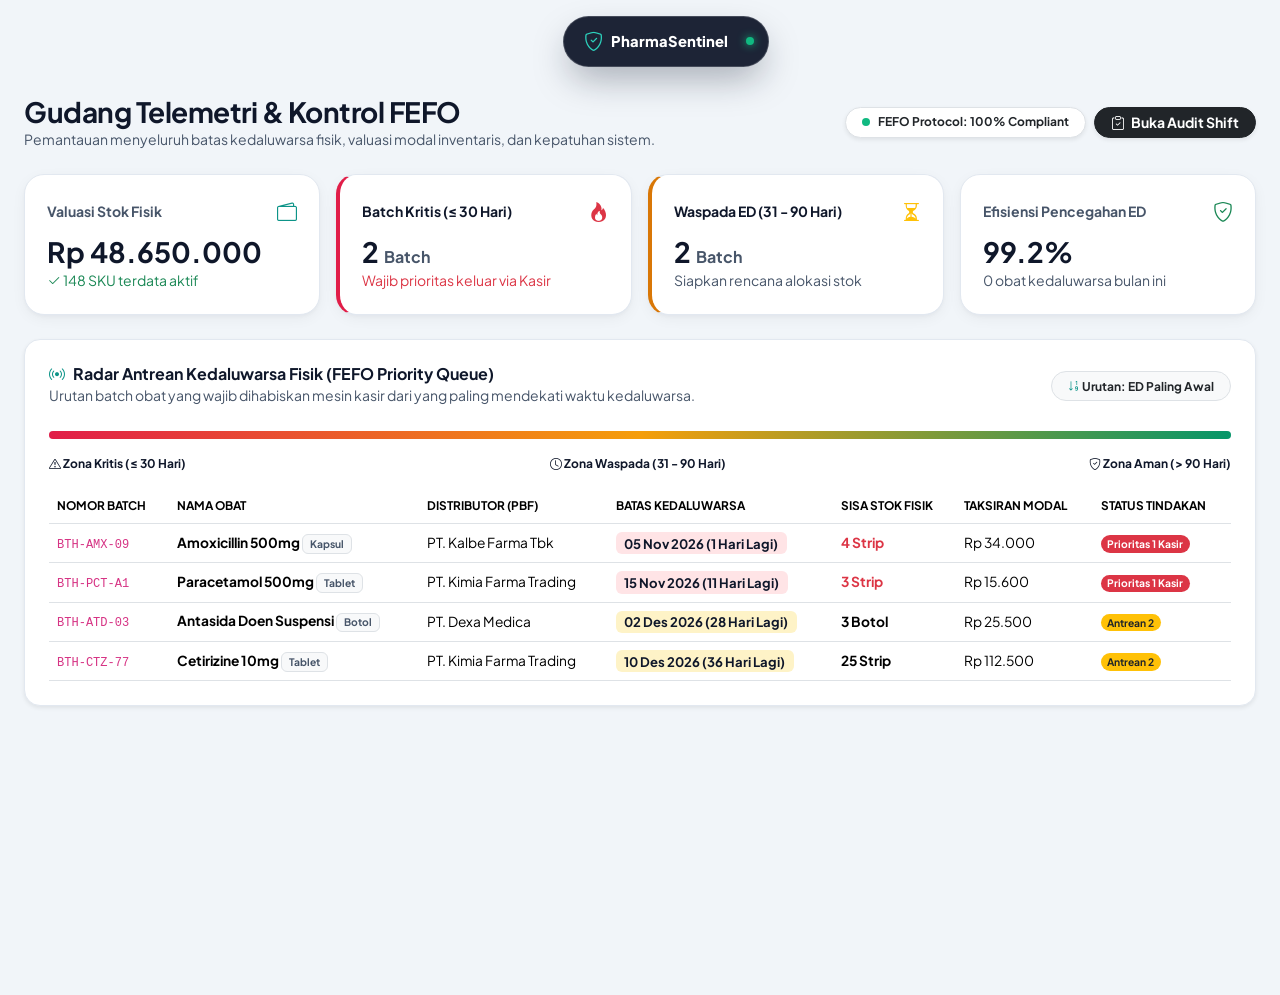
<file: admin-dashboard.html>
<!DOCTYPE html>
<html lang="id">
<head>
    <meta charset="UTF-8">
    <meta name="viewport" content="width=device-width, initial-scale=1.0">
    <title>Dashboard Eksekutif & Radar ED - PharmaSentinel</title>
    <link href="https://fonts.googleapis.com/css2?family=Plus+Jakarta+Sans:wght@400;500;600;700;800&display=swap" rel="stylesheet">
    <link href="https://cdn.jsdelivr.net/npm/bootstrap@5.3.2/dist/css/bootstrap.min.css" rel="stylesheet">
    <link rel="stylesheet" href="https://cdn.jsdelivr.net/npm/bootstrap-icons@1.11.1/font/bootstrap-icons.css">
    <link rel="stylesheet" href="assets/css/style.css">
</head>
<body>

    <!-- 1. DYNAMIC ISLAND WRAPPER (NAVBAR URUTAN LOGIS BARU) -->
    <div class="island-outer-wrapper">
        <button class="island-lock-satellite" id="btnNavLock" title="Kunci Tampilan Navbar">
            <i class="bi bi-unlock-fill lock-icon"></i>
        </button>

        <nav class="dynamic-island-nav">
            <div class="island-brand-row">
                <a href="admin-dashboard.html" class="island-brand">
                    <i class="bi bi-shield-check"></i>
                    <span>PharmaSentinel</span>
                </a>
                <div class="island-pulse-dot" title="Sistem Aktif"></div>
            </div>

            <div class="island-collapsible-content">
                <ul class="island-menu">
                    <li>
                        <a href="admin-dashboard.html" class="island-link active">
                            <i class="bi bi-radar"></i> Radar & Telemetri
                        </a>
                    </li>
                    <li>
                        <a href="admin-katalog.html" class="island-link">
                            <i class="bi bi-database"></i> Master Katalog
                        </a>
                    </li>
                    <li>
                        <a href="admin-batch.html" class="island-link">
                            <i class="bi bi-box-seam"></i> Penerimaan Batch
                        </a>
                    </li>
                    <li>
                        <a href="admin-audit.html" class="island-link">
                            <i class="bi bi-clipboard-check"></i> Audit Shift
                        </a>
                    </li>
                    <li>
                        <a href="admin-karantina.html" class="island-link">
                            <i class="bi bi-shield-slash"></i> Karantina ED
                        </a>
                    </li>
                </ul>

                <div class="island-user">
                    <span class="badge badge-role" style="background: #e0e7ff; color: #4338ca;">ADMIN</span>
                    <span class="island-user-name">Kelompok 6</span>
                    <a href="index.html" class="text-danger ms-1 text-decoration-none" title="Keluar"><i class="bi bi-box-arrow-right"></i></a>
                </div>
            </div>
        </nav>
    </div>

    <!-- 2. WORKSPACE UTAMA ADMIN (DASHBOARD & RADAR FEFO) -->
    <div class="workspace-wrapper" style="margin-top: 95px;">
        
        <div class="d-flex justify-content-between align-items-center mb-4">
            <div>
                <h3 class="fw-bold m-0" style="color: var(--text-heading); letter-spacing: -0.5px;">Gudang Telemetri & Kontrol FEFO</h3>
                <p class="small m-0" style="color: var(--text-muted);">Pemantauan menyeluruh batas kedaluwarsa fisik, valuasi modal inventaris, dan kepatuhan sistem.</p>
            </div>
            <div class="d-flex gap-2">
                <span class="badge bg-white text-dark border px-3 py-2 rounded-pill shadow-sm d-flex align-items-center gap-2">
                    <span style="display:inline-block; width:8px; height:8px; border-radius:50%; background:#10b981;"></span>
                    FEFO Protocol: 100% Compliant
                </span>
                <!-- TOMBOL AUDIT REPORT LANGSUNG MENGARAH KE ADMIN-AUDIT.HTML -->
                <a href="admin-audit.html" class="btn btn-dark btn-sm rounded-pill px-3 fw-bold shadow-sm">
                    <i class="bi bi-clipboard-check me-1"></i> Buka Audit Shift
                </a>
            </div>
        </div>

        <!-- 3. BENTO 4-CARD STATS EKSEKUTIF -->
        <div class="row g-3 mb-4">
            <div class="col-md-3">
                <div class="bento-admin-stat">
                    <div class="d-flex justify-content-between align-items-center mb-2">
                        <small class="text-muted fw-bold">Valuasi Stok Fisik</small>
                        <i class="bi bi-wallet2 text-teal fs-5" style="color: var(--brand-teal);"></i>
                    </div>
                    <h3 class="fw-bold m-0" style="color: var(--text-heading);">Rp 48.650.000</h3>
                    <small class="text-success"><i class="bi bi-check2"></i> 148 SKU terdata aktif</small>
                </div>
            </div>

            <div class="col-md-3">
                <div class="bento-admin-stat" style="border-left: 4px solid var(--danger-red);">
                    <div class="d-flex justify-content-between align-items-center mb-2">
                        <small class="text-danger fw-bold">Batch Kritis (≤ 30 Hari)</small>
                        <i class="bi bi-fire text-danger fs-5"></i>
                    </div>
                    <h3 class="fw-bold text-danger m-0">2 <span class="fs-6 text-muted">Batch</span></h3>
                    <small class="text-danger">Wajib prioritas keluar via Kasir</small>
                </div>
            </div>

            <div class="col-md-3">
                <div class="bento-admin-stat" style="border-left: 4px solid var(--warning-amber);">
                    <div class="d-flex justify-content-between align-items-center mb-2">
                        <small class="text-warning fw-bold">Waspada ED (31 - 90 Hari)</small>
                        <i class="bi bi-hourglass-split text-warning fs-5"></i>
                    </div>
                    <h3 class="fw-bold m-0 text-warning">2 <span class="fs-6 text-muted">Batch</span></h3>
                    <small class="text-muted">Siapkan rencana alokasi stok</small>
                </div>
            </div>

            <div class="col-md-3">
                <div class="bento-admin-stat">
                    <div class="d-flex justify-content-between align-items-center mb-2">
                        <small class="text-muted fw-bold">Efisiensi Pencegahan ED</small>
                        <i class="bi bi-shield-check text-success fs-5"></i>
                    </div>
                    <h3 class="fw-bold text-success m-0">99.2%</h3>
                    <small class="text-muted">0 obat kedaluwarsa bulan ini</small>
                </div>
            </div>
        </div>

        <!-- 4. HERO RADAR: VISUAL EXPIRATION QUEUE (CORE VALUE FEFO) -->
        <div class="card border-0 shadow-sm rounded-4 p-4 mb-4" style="background: #ffffff; border: 1.5px solid var(--border-subtle) !important;">
            <div class="d-flex justify-content-between align-items-center">
                <div>
                    <h6 class="fw-bold m-0" style="color: var(--text-heading);"><i class="bi bi-broadcast text-teal me-2" style="color: var(--brand-teal);"></i>Radar Antrean Kedaluwarsa Fisik (FEFO Priority Queue)</h6>
                    <small class="text-muted">Urutan batch obat yang wajib dihabiskan mesin kasir dari yang paling mendekati waktu kedaluwarsa.</small>
                </div>
                <span class="badge bg-light text-dark border rounded-pill px-3 py-2">
                    <i class="bi bi-sort-numeric-down text-teal" style="color: var(--brand-teal);"></i> Urutan: ED Paling Awal
                </span>
            </div>

            <div class="radar-timeline-track">
                <div class="radar-timeline-fill"></div>
            </div>
            <div class="d-flex justify-content-between small text-muted mb-3" style="font-size: 0.75rem;">
                <span class="text-danger fw-bold"><i class="bi bi-exclamation-triangle"></i> Zona Kritis (≤ 30 Hari)</span>
                <span class="text-warning fw-bold"><i class="bi bi-clock"></i> Zona Waspada (31 - 90 Hari)</span>
                <span class="text-success fw-bold"><i class="bi bi-shield-check"></i> Zona Aman (> 90 Hari)</span>
            </div>

            <div class="table-responsive">
                <table class="table table-hover align-middle mb-0">
                    <thead>
                        <tr style="font-size: 0.74rem; text-transform: uppercase; color: var(--text-muted);">
                            <th>Nomor Batch</th>
                            <th>Nama Obat</th>
                            <th>Distributor (PBF)</th>
                            <th>Batas Kedaluwarsa</th>
                            <th>Sisa Stok Fisik</th>
                            <th>Taksiran Modal</th>
                            <th>Status Tindakan</th>
                        </tr>
                    </thead>
                    <tbody style="font-size: 0.86rem;">
                        <tr>
                            <td><code>BTH-AMX-09</code></td>
                            <td><strong>Amoxicillin 500mg</strong> <span class="badge bg-light text-muted border small">Kapsul</span></td>
                            <td>PT. Kalbe Farma Tbk</td>
                            <td><span class="badge text-danger fw-bold" style="background: var(--danger-red-light); font-size: 0.82rem;">05 Nov 2026 (1 Hari Lagi)</span></td>
                            <td><strong class="text-danger">4 Strip</strong></td>
                            <td>Rp 34.000</td>
                            <td><span class="badge rounded-pill bg-danger">Prioritas 1 Kasir</span></td>
                        </tr>
                        <tr>
                            <td><code>BTH-PCT-A1</code></td>
                            <td><strong>Paracetamol 500mg</strong> <span class="badge bg-light text-muted border small">Tablet</span></td>
                            <td>PT. Kimia Farma Trading</td>
                            <td><span class="badge text-danger fw-bold" style="background: var(--danger-red-light); font-size: 0.82rem;">15 Nov 2026 (11 Hari Lagi)</span></td>
                            <td><strong class="text-danger">3 Strip</strong></td>
                            <td>Rp 15.600</td>
                            <td><span class="badge rounded-pill bg-danger">Prioritas 1 Kasir</span></td>
                        </tr>
                        <tr>
                            <td><code>BTH-ATD-03</code></td>
                            <td><strong>Antasida Doen Suspensi</strong> <span class="badge bg-light text-muted border small">Botol</span></td>
                            <td>PT. Dexa Medica</td>
                            <td><span class="badge text-warning fw-bold" style="background: var(--warning-amber-light); font-size: 0.82rem;">02 Des 2026 (28 Hari Lagi)</span></td>
                            <td><strong>3 Botol</strong></td>
                            <td>Rp 25.500</td>
                            <td><span class="badge rounded-pill bg-warning text-dark">Antrean 2</span></td>
                        </tr>
                        <tr>
                            <td><code>BTH-CTZ-77</code></td>
                            <td><strong>Cetirizine 10mg</strong> <span class="badge bg-light text-muted border small">Tablet</span></td>
                            <td>PT. Kimia Farma Trading</td>
                            <td><span class="badge text-warning fw-bold" style="background: var(--warning-amber-light); font-size: 0.82rem;">10 Des 2026 (36 Hari Lagi)</span></td>
                            <td><strong>25 Strip</strong></td>
                            <td>Rp 112.500</td>
                            <td><span class="badge rounded-pill bg-warning text-dark">Antrean 2</span></td>
                        </tr>
                    </tbody>
                </table>
            </div>
        </div>

    </div>

    <script src="https://cdn.jsdelivr.net/npm/bootstrap@5.3.2/dist/js/bootstrap.bundle.min.js"></script>
    <script src="assets/js/navbar.js"></script>
</body>
</html>
</file>
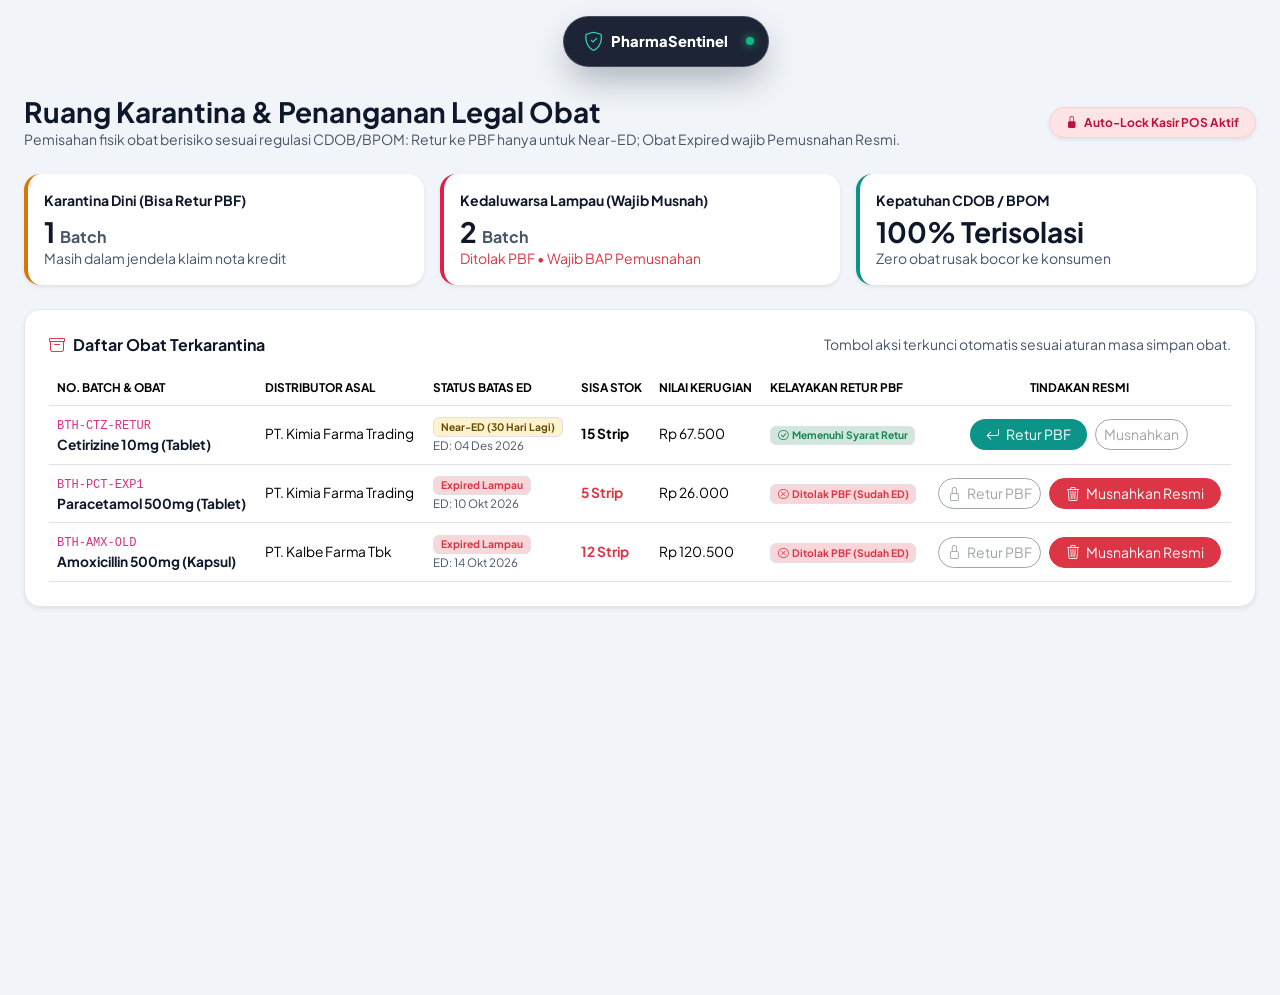
<file: admin-karantina.html>
<!DOCTYPE html>
<html lang="id">
<head>
    <meta charset="UTF-8">
    <meta name="viewport" content="width=device-width, initial-scale=1.0">
    <title>Karantina & Penanganan Obat - PharmaSentinel</title>
    <link href="https://fonts.googleapis.com/css2?family=Plus+Jakarta+Sans:wght@400;500;600;700;800&display=swap" rel="stylesheet">
    <link href="https://cdn.jsdelivr.net/npm/bootstrap@5.3.2/dist/css/bootstrap.min.css" rel="stylesheet">
    <link rel="stylesheet" href="https://cdn.jsdelivr.net/npm/bootstrap-icons@1.11.1/font/bootstrap-icons.css">
    <link rel="stylesheet" href="assets/css/style.css">
</head>
<body>

    <!-- 1. DYNAMIC ISLAND WRAPPER (URUTAN LOGIS) -->
    <div class="island-outer-wrapper">
        <button class="island-lock-satellite" id="btnNavLock" title="Kunci Tampilan Navbar">
            <i class="bi bi-unlock-fill lock-icon"></i>
        </button>

        <nav class="dynamic-island-nav">
            <div class="island-brand-row">
                <a href="admin-dashboard.html" class="island-brand">
                    <i class="bi bi-shield-check"></i>
                    <span>PharmaSentinel</span>
                </a>
                <div class="island-pulse-dot" title="Sistem Aktif"></div>
            </div>

            <div class="island-collapsible-content">
                <ul class="island-menu">
                    <li>
                        <a href="admin-dashboard.html" class="island-link">
                            <i class="bi bi-radar"></i> Radar & Telemetri
                        </a>
                    </li>
                    <li>
                        <a href="admin-katalog.html" class="island-link">
                            <i class="bi bi-database"></i> Master Katalog
                        </a>
                    </li>
                    <li>
                        <a href="admin-batch.html" class="island-link">
                            <i class="bi bi-box-seam"></i> Penerimaan Batch
                        </a>
                    </li>
                    <li>
                        <a href="admin-audit.html" class="island-link">
                            <i class="bi bi-clipboard-check"></i> Audit Shift
                        </a>
                    </li>
                    <li>
                        <a href="admin-karantina.html" class="island-link active">
                            <i class="bi bi-shield-slash"></i> Karantina ED
                        </a>
                    </li>
                </ul>

                <div class="island-user">
                    <span class="badge badge-role" style="background: #e0e7ff; color: #4338ca;">ADMIN</span>
                    <span class="island-user-name">Kelompok 6</span>
                    <a href="index.html" class="text-danger ms-1 text-decoration-none" title="Keluar"><i class="bi bi-box-arrow-right"></i></a>
                </div>
            </div>
        </nav>
    </div>

    <!-- 2. WORKSPACE KARANTINA -->
    <div class="workspace-wrapper" style="margin-top: 95px;">
        <div class="d-flex justify-content-between align-items-center mb-4">
            <div>
                <h3 class="fw-bold m-0" style="color: var(--text-heading);">Ruang Karantina & Penanganan Legal Obat</h3>
                <p class="small m-0" style="color: var(--text-muted);">Pemisahan fisik obat berisiko sesuai regulasi CDOB/BPOM: Retur ke PBF hanya untuk Near-ED; Obat Expired wajib Pemusnahan Resmi.</p>
            </div>
            <span class="badge px-3 py-2 rounded-pill shadow-sm" style="background: #ffe4e6; color: #be123c; border: 1px solid #fecdd3;">
                <i class="bi bi-lock-fill me-1"></i> Auto-Lock Kasir POS Aktif
            </span>
        </div>

        <!-- BENTO STATISTIK KARANTINA -->
        <div class="row g-3 mb-4">
            <div class="col-md-4">
                <div class="card border-0 shadow-sm rounded-4 p-3 bg-white border" style="border-left: 4px solid var(--warning-amber) !important;">
                    <small class="fw-bold text-warning">Karantina Dini (Bisa Retur PBF)</small>
                    <h3 class="fw-bold m-0 mt-1" style="color: var(--warning-amber);">1 <small class="fs-6 text-muted">Batch</small></h3>
                    <small class="text-muted">Masih dalam jendela klaim nota kredit</small>
                </div>
            </div>
            <div class="col-md-4">
                <div class="card border-0 shadow-sm rounded-4 p-3 bg-white border" style="border-left: 4px solid var(--danger-red) !important;">
                    <small class="fw-bold text-danger">Kedaluwarsa Lampau (Wajib Musnah)</small>
                    <h3 class="fw-bold m-0 mt-1" style="color: var(--danger-red);">2 <small class="fs-6 text-muted">Batch</small></h3>
                    <small class="text-danger">Ditolak PBF • Wajib BAP Pemusnahan</small>
                </div>
            </div>
            <div class="col-md-4">
                <div class="card border-0 shadow-sm rounded-4 p-3 bg-white border" style="border-left: 4px solid var(--brand-teal) !important;">
                    <small class="fw-bold" style="color: var(--brand-teal);">Kepatuhan CDOB / BPOM</small>
                    <h3 class="fw-bold m-0 mt-1" style="color: var(--brand-teal);">100% Terisolasi</h3>
                    <small class="text-muted">Zero obat rusak bocor ke konsumen</small>
                </div>
            </div>
        </div>

        <!-- TABEL KARANTINA DENGAN PERBEDAAN HUKUM RETUR VS MUSNAHKAN -->
        <div class="card border-0 shadow-sm rounded-4 p-4" style="background: #ffffff; border: 1.5px solid var(--border-subtle) !important;">
            <div class="d-flex justify-content-between align-items-center mb-3">
                <h6 class="fw-bold m-0" style="color: var(--text-heading);"><i class="bi bi-archive text-danger me-2"></i>Daftar Obat Terkarantina</h6>
                <small class="text-muted">Tombol aksi terkunci otomatis sesuai aturan masa simpan obat.</small>
            </div>

            <div class="table-responsive">
                <table class="table table-hover align-middle mb-0">
                    <thead>
                        <tr style="font-size: 0.74rem; text-transform: uppercase; color: var(--text-muted);">
                            <th>No. Batch & Obat</th>
                            <th>Distributor Asal</th>
                            <th>Status Batas ED</th>
                            <th>Sisa Stok</th>
                            <th>Nilai Kerugian</th>
                            <th>Kelayakan Retur PBF</th>
                            <th class="text-center">Tindakan Resmi</th>
                        </tr>
                    </thead>
                    <tbody style="font-size: 0.86rem;">
                        
                        <!-- KASUS 1: NEAR-ED (BISA RETUR PBF) -->
                        <tr id="row-karantina-1">
                            <td>
                                <code>BTH-CTZ-RETUR</code>
                                <div class="fw-bold" style="color: var(--text-heading);">Cetirizine 10mg (Tablet)</div>
                            </td>
                            <td>PT. Kimia Farma Trading</td>
                            <td>
                                <span class="badge bg-warning-subtle text-warning-emphasis border">Near-ED (30 Hari Lagi)</span>
                                <div class="small text-muted" style="font-size: 0.72rem;">ED: 04 Des 2026</div>
                            </td>
                            <td><strong>15 Strip</strong></td>
                            <td>Rp 67.500</td>
                            <td>
                                <span class="badge bg-success-subtle text-success border"><i class="bi bi-check-circle me-1"></i>Memenuhi Syarat Retur</span>
                            </td>
                            <td class="text-center">
                                <div class="d-flex justify-content-center gap-2">
                                    <!-- TOMBOL RETUR AKTIF -->
                                    <button class="btn btn-sm btn-dark rounded-pill px-3" style="background: var(--brand-teal); border: none;" onclick="triggerRetur('BTH-CTZ-RETUR', 'Cetirizine 10mg', 'PT. Kimia Farma Trading', '15 Strip')">
                                        <i class="bi bi-arrow-return-left me-1"></i> Retur PBF
                                    </button>
                                    <!-- TOMBOL MUSNAHKAN DISABLED -->
                                    <button class="btn btn-sm btn-outline-secondary rounded-pill px-2" disabled title="Tidak perlu dimusnahkan karena masih bisa diretur ke distributor">
                                        Musnahkan
                                    </button>
                                </div>
                            </td>
                        </tr>

                        <!-- KASUS 2: EXPIRED (DITOLAK PBF - WAJIB MUSNAHKAN) -->
                        <tr id="row-karantina-2">
                            <td>
                                <code>BTH-PCT-EXP1</code>
                                <div class="fw-bold" style="color: var(--text-heading);">Paracetamol 500mg (Tablet)</div>
                            </td>
                            <td>PT. Kimia Farma Trading</td>
                            <td>
                                <span class="badge bg-danger-subtle text-danger border">Expired Lampau</span>
                                <div class="small text-muted" style="font-size: 0.72rem;">ED: 10 Okt 2026</div>
                            </td>
                            <td><strong class="text-danger">5 Strip</strong></td>
                            <td>Rp 26.000</td>
                            <td>
                                <span class="badge bg-danger-subtle text-danger border" title="Distributor menolak retur jika obat sudah melewati tanggal kedaluwarsa"><i class="bi bi-x-circle me-1"></i>Ditolak PBF (Sudah ED)</span>
                            </td>
                            <td class="text-center">
                                <div class="d-flex justify-content-center gap-2">
                                    <!-- TOMBOL RETUR DISABLED -->
                                    <button class="btn btn-sm btn-outline-secondary rounded-pill px-2" disabled title="PBF menolak retur karena obat sudah kedaluwarsa!">
                                        <i class="bi bi-lock me-1"></i> Retur PBF
                                    </button>
                                    <!-- TOMBOL MUSNAHKAN AKTIF MERAH -->
                                    <button class="btn btn-sm btn-danger rounded-pill px-3" onclick="triggerPemusnahan('BTH-PCT-EXP1', 'Paracetamol 500mg', '5 Strip')">
                                        <i class="bi bi-trash3 me-1"></i> Musnahkan Resmi
                                    </button>
                                </div>
                            </td>
                        </tr>

                        <!-- KASUS 3: EXPIRED (DITOLAK PBF - WAJIB MUSNAHKAN) -->
                        <tr id="row-karantina-3">
                            <td>
                                <code>BTH-AMX-OLD</code>
                                <div class="fw-bold" style="color: var(--text-heading);">Amoxicillin 500mg (Kapsul)</div>
                            </td>
                            <td>PT. Kalbe Farma Tbk</td>
                            <td>
                                <span class="badge bg-danger-subtle text-danger border">Expired Lampau</span>
                                <div class="small text-muted" style="font-size: 0.72rem;">ED: 14 Okt 2026</div>
                            </td>
                            <td><strong class="text-danger">12 Strip</strong></td>
                            <td>Rp 120.500</td>
                            <td>
                                <span class="badge bg-danger-subtle text-danger border"><i class="bi bi-x-circle me-1"></i>Ditolak PBF (Sudah ED)</span>
                            </td>
                            <td class="text-center">
                                <div class="d-flex justify-content-center gap-2">
                                    <button class="btn btn-sm btn-outline-secondary rounded-pill px-2" disabled title="PBF menolak retur karena obat sudah kedaluwarsa!">
                                        <i class="bi bi-lock me-1"></i> Retur PBF
                                    </button>
                                    <button class="btn btn-sm btn-danger rounded-pill px-3" onclick="triggerPemusnahan('BTH-AMX-OLD', 'Amoxicillin 500mg', '12 Strip')">
                                        <i class="bi bi-trash3 me-1"></i> Musnahkan Resmi
                                    </button>
                                </div>
                            </td>
                        </tr>

                    </tbody>
                </table>
            </div>
        </div>

    </div>

    <!-- MODAL PENGAJUAN RETUR RESMI -->
    <div class="modal fade" id="modalRetur" tabindex="-1">
        <div class="modal-dialog modal-dialog-centered">
            <div class="modal-content rounded-4 p-3 border-0 shadow">
                <div class="modal-header border-bottom-0 pb-0">
                    <h5 class="modal-title fw-bold" style="color: var(--text-heading);"><i class="bi bi-file-earmark-arrow-up text-teal me-2" style="color: var(--brand-teal);"></i>Surat Pengajuan Retur PBF</h5>
                    <button type="button" class="btn-close" data-bs-dismiss="modal"></button>
                </div>
                <div class="modal-body">
                    <p class="small text-muted mb-2">Penerbitan surat klaim pengembalian produk Near-ED ke distributor rekanan.</p>
                    <div class="p-3 rounded-3 mb-3 bg-light border">
                        <div class="d-flex justify-content-between small mb-1">
                            <span>Batch & Obat:</span>
                            <strong id="returBatch" style="color: var(--text-heading);">-</strong>
                        </div>
                        <div class="d-flex justify-content-between small mb-1">
                            <span>Distributor:</span>
                            <strong id="returPBF" style="color: var(--text-heading);">-</strong>
                        </div>
                        <div class="d-flex justify-content-between small">
                            <span>Kuantitas:</span>
                            <strong id="returQty" class="text-danger">-</strong>
                        </div>
                    </div>
                    <button class="btn btn-dark w-100 py-2 rounded-pill fw-bold" style="background: var(--brand-teal); border: none;" onclick="prosesCetakRetur()">
                        <i class="bi bi-printer me-1"></i> Cetak Surat Jalan Retur
                    </button>
                </div>
            </div>
        </div>
    </div>

    <script src="https://cdn.jsdelivr.net/npm/bootstrap@5.3.2/dist/js/bootstrap.bundle.min.js"></script>
    <script src="assets/js/navbar.js"></script>
    <script>
        let selectedRow = "";

        function triggerRetur(batch, obat, pbf, qty) {
            document.getElementById('returBatch').innerText = `${batch} (${obat})`;
            document.getElementById('returPBF').innerText = pbf;
            document.getElementById('returQty').innerText = qty;
            selectedRow = "row-karantina-1";
            new bootstrap.Modal(document.getElementById('modalRetur')).show();
        }

        function prosesCetakRetur() {
            alert("SURAT RETUR TERBIT: Status batch diubah menjadi 'DIKEMBALIKAN KE DISTRIBUTOR'. Stok dihapus dari gudang karantina secara legal.");
            bootstrap.Modal.getInstance(document.getElementById('modalRetur')).hide();
            document.getElementById(selectedRow).remove();
        }

        function triggerPemusnahan(batch, obat, qty) {
            const conf = confirm(`PERINGATAN REGULASI BPOM:\nApakah Anda yakin ingin mencatat PEMUSNAHAN FISIK untuk batch ${batch} (${obat} - ${qty})?\n\nTindakan ini disaksikan oleh Apoteker Pengelola Apotek (APA) dan menerbitkan Berita Acara Pemusnahan (BAP).`);
            if (conf) {
                alert(`BERITA ACARA PEMUSNAHAN TERBIT: Batch ${batch} telah dimusnahkan secara legal dan dibukukan ke riwayat kerugian inventaris.`);
                const row = batch === 'BTH-PCT-EXP1' ? document.getElementById('row-karantina-2') : document.getElementById('row-karantina-3');
                if (row) row.remove();
            }
        }
    </script>
</body>
</html>
</file>
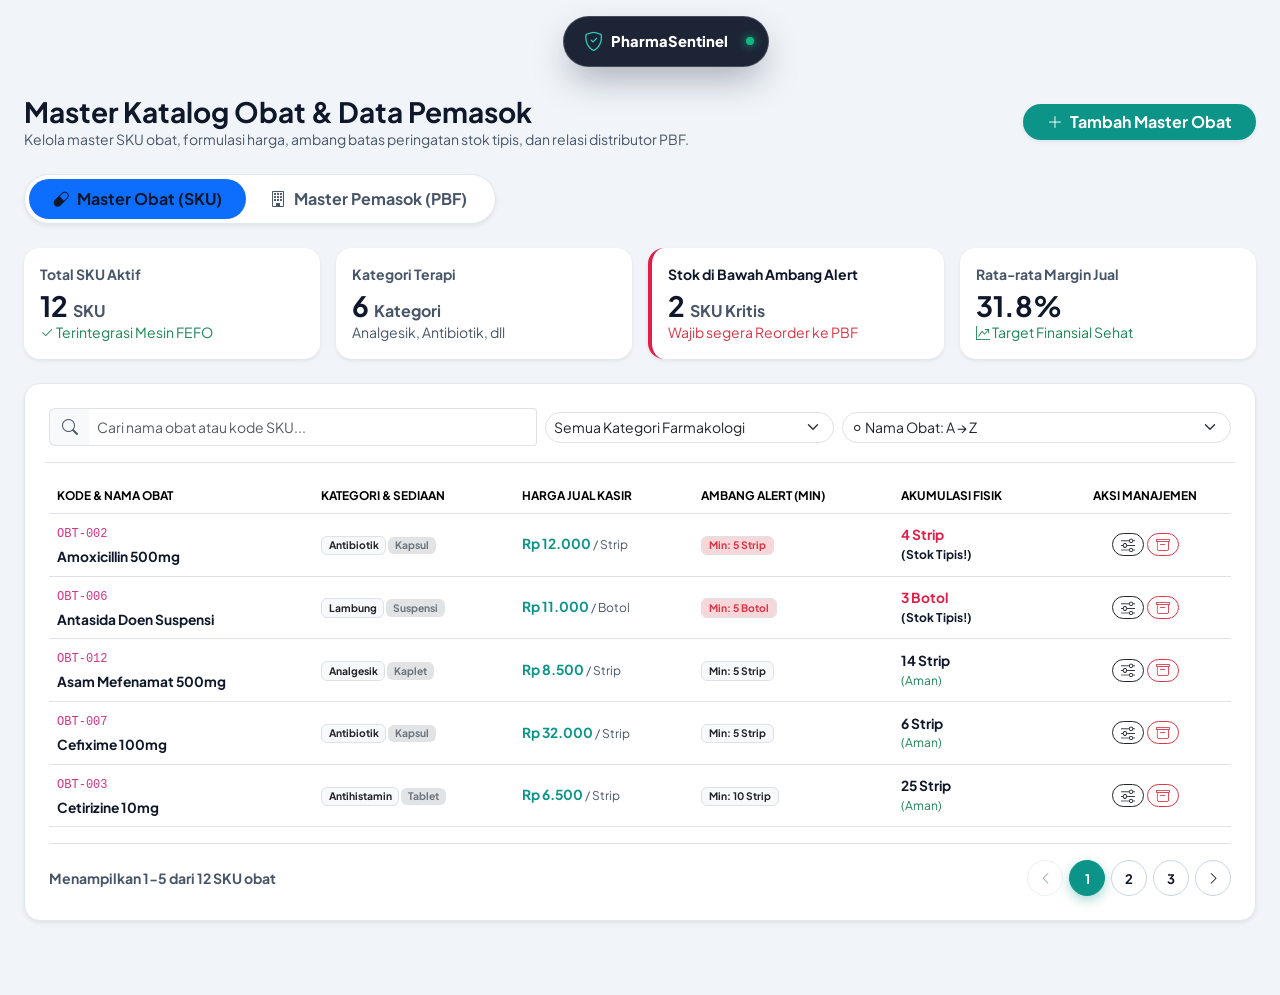
<file: admin-katalog.html>
<!DOCTYPE html>
<html lang="id">
<head>
    <meta charset="UTF-8">
    <meta name="viewport" content="width=device-width, initial-scale=1.0">
    <title>Master Katalog & Pemasok - PharmaSentinel</title>
    <link href="https://fonts.googleapis.com/css2?family=Plus+Jakarta+Sans:wght@400;500;600;700;800&display=swap" rel="stylesheet">
    <link href="https://cdn.jsdelivr.net/npm/bootstrap@5.3.2/dist/css/bootstrap.min.css" rel="stylesheet">
    <link rel="stylesheet" href="https://cdn.jsdelivr.net/npm/bootstrap-icons@1.11.1/font/bootstrap-icons.css">
    <link rel="stylesheet" href="assets/css/style.css">
</head>
<body>

    <!-- 1. DYNAMIC ISLAND WRAPPER (NAVBAR URUTAN LOGIS BARU) -->
    <div class="island-outer-wrapper">
        <button class="island-lock-satellite" id="btnNavLock" title="Kunci Tampilan Navbar">
            <i class="bi bi-unlock-fill lock-icon"></i>
        </button>

        <nav class="dynamic-island-nav">
            <div class="island-brand-row">
                <a href="admin-dashboard.html" class="island-brand">
                    <i class="bi bi-shield-check"></i>
                    <span>PharmaSentinel</span>
                </a>
                <div class="island-pulse-dot" title="Sistem Aktif"></div>
            </div>

            <div class="island-collapsible-content">
                <ul class="island-menu">
                    <li>
                        <a href="admin-dashboard.html" class="island-link">
                            <i class="bi bi-radar"></i> Radar & Telemetri
                        </a>
                    </li>
                    <li>
                        <a href="admin-katalog.html" class="island-link active">
                            <i class="bi bi-database"></i> Master Katalog
                        </a>
                    </li>
                    <li>
                        <a href="admin-batch.html" class="island-link">
                            <i class="bi bi-box-seam"></i> Penerimaan Batch
                        </a>
                    </li>
                    <li>
                        <a href="admin-audit.html" class="island-link">
                            <i class="bi bi-clipboard-check"></i> Audit Shift
                        </a>
                    </li>
                    <li>
                        <a href="admin-karantina.html" class="island-link">
                            <i class="bi bi-shield-slash"></i> Karantina ED
                        </a>
                    </li>
                </ul>

                <div class="island-user">
                    <span class="badge badge-role" style="background: #e0e7ff; color: #4338ca;">ADMIN</span>
                    <span class="island-user-name">Kelompok 6</span>
                    <a href="index.html" class="text-danger ms-1 text-decoration-none" title="Keluar"><i class="bi bi-box-arrow-right"></i></a>
                </div>
            </div>
        </nav>
    </div>

    <!-- 2. WORKSPACE MASTER KATALOG -->
    <div class="workspace-wrapper" style="margin-top: 95px;">
        <div class="d-flex justify-content-between align-items-center mb-4">
            <div>
                <h3 class="fw-bold m-0" style="color: var(--text-heading);">Master Katalog Obat & Data Pemasok</h3>
                <p class="small m-0" style="color: var(--text-muted);">Kelola master SKU obat, formulasi harga, ambang batas peringatan stok tipis, dan relasi distributor PBF.</p>
            </div>
            
            <!-- TOMBOL AKSI TERGANTUNG TAB AKTIF -->
            <div id="btnActionContainer">
                <button class="btn btn-dark rounded-pill px-4 fw-bold shadow-sm" style="background: var(--brand-teal); border: none;" data-bs-toggle="modal" data-bs-target="#modalTambahObat">
                    <i class="bi bi-plus-lg me-1"></i> Tambah Master Obat
                </button>
            </div>
        </div>

        <!-- TAB SEGMENTED: OBAT vs PEMASOK PBF -->
        <ul class="nav nav-pills mb-4 p-1 rounded-pill bg-white border d-inline-flex shadow-sm" style="border-color: var(--border-subtle) !important;">
            <li class="nav-item">
                <button class="nav-link active rounded-pill px-4 py-2 fw-bold" id="tab-obat-btn" onclick="switchKatalogTab('obat')">
                    <i class="bi bi-capsule me-2"></i>Master Obat (SKU)
                </button>
            </li>
            <li class="nav-item">
                <button class="nav-link rounded-pill px-4 py-2 fw-bold text-muted" id="tab-pbf-btn" onclick="switchKatalogTab('pbf')">
                    <i class="bi bi-building me-2"></i>Master Pemasok (PBF)
                </button>
            </li>
        </ul>

        <!-- ========================================== -->
        <!-- VIEW TAB 1: MASTER KATALOG OBAT (SKU)      -->
        <!-- ========================================== -->
        <div id="viewTabObat">
            <!-- BENTO RINGKASAN KATALOG -->
            <div class="row g-3 mb-4">
                <div class="col-md-3">
                    <div class="card border-0 shadow-sm rounded-4 p-3 bg-white border" style="border-color: var(--border-subtle) !important;">
                        <small class="text-muted fw-bold">Total SKU Aktif</small>
                        <h3 class="fw-bold m-0 mt-1" style="color: var(--text-heading);">12 <small class="fs-6 text-muted">SKU</small></h3>
                        <small class="text-success"><i class="bi bi-check2"></i> Terintegrasi Mesin FEFO</small>
                    </div>
                </div>
                <div class="col-md-3">
                    <div class="card border-0 shadow-sm rounded-4 p-3 bg-white border" style="border-color: var(--border-subtle) !important;">
                        <small class="text-muted fw-bold">Kategori Terapi</small>
                        <h3 class="fw-bold m-0 mt-1" style="color: var(--brand-teal);">6 <small class="fs-6 text-muted">Kategori</small></h3>
                        <small class="text-muted">Analgesik, Antibiotik, dll</small>
                    </div>
                </div>
                <div class="col-md-3">
                    <div class="card border-0 shadow-sm rounded-4 p-3 bg-white border" style="border-left: 4px solid var(--danger-red) !important;">
                        <small class="text-danger fw-bold">Stok di Bawah Ambang Alert</small>
                        <h3 class="fw-bold m-0 mt-1 text-danger">2 <small class="fs-6 text-muted">SKU Kritis</small></h3>
                        <small class="text-danger">Wajib segera Reorder ke PBF</small>
                    </div>
                </div>
                <div class="col-md-3">
                    <div class="card border-0 shadow-sm rounded-4 p-3 bg-white border" style="border-color: var(--border-subtle) !important;">
                        <small class="text-muted fw-bold">Rata-rata Margin Jual</small>
                        <h3 class="fw-bold m-0 mt-1" style="color: var(--text-heading);">31.8%</h3>
                        <small class="text-success"><i class="bi bi-graph-up-arrow"></i> Target Finansial Sehat</small>
                    </div>
                </div>
            </div>

            <!-- CARD TABEL + UNIFIED COMMAND TOOLBAR -->
            <div class="card border-0 shadow-sm rounded-4 p-4" style="background: #ffffff; border: 1.5px solid var(--border-subtle) !important;">
                
                <!-- TOOLBAR TERPADU (SEARCH + FILTER KATEGORI + SORT PRESETS) -->
                <div class="row g-2 align-items-center mb-3 pb-3 border-bottom">
                    <!-- 1. Live Search -->
                    <div class="col-md-5">
                        <div class="input-group">
                            <span class="input-group-text bg-light border-end-0"><i class="bi bi-search text-muted"></i></span>
                            <input type="text" class="form-control form-control-sm border-start-0" id="katalogSearchInput" placeholder="Cari nama obat atau kode SKU..." oninput="onKatalogSearch(this.value)">
                        </div>
                    </div>

                    <!-- 2. Filter Kategori Dropdown -->
                    <div class="col-md-3 col-6">
                        <select class="form-select form-select-sm rounded-pill" id="katalogCatFilter" onchange="onKatalogCatChange(this.value)">
                            <option value="">Semua Kategori Farmakologi</option>
                            <option value="Analgesik">Analgesik</option>
                            <option value="Antibiotik">Antibiotik</option>
                            <option value="Antihistamin">Antihistamin</option>
                            <option value="Sirup">Sirup</option>
                            <option value="Lambung">Lambung</option>
                            <option value="Vitamin">Vitamin</option>
                        </select>
                    </div>

                    <!-- 3. Sort Presets (Opsi B Human-Readable) -->
                    <div class="col-md-4 col-6">
                        <select class="form-select form-select-sm rounded-pill" id="katalogSortSelect" onchange="onKatalogSortChange(this.value)">
                            <option value="name_asc">⚪ Nama Obat: A → Z</option>
                            <option value="name_desc">⚪ Nama Obat: Z → A</option>
                            <option value="stock_asc">🔴 Sisa Stok: Paling Tipis / Kritis dulu</option>
                            <option value="stock_desc">🟢 Sisa Stok: Paling Melimpah</option>
                            <option value="price_desc">⚪ Harga Jual: Paling Tinggi</option>
                            <option value="price_asc">⚪ Harga Jual: Paling Terjangkau</option>
                        </select>
                    </div>
                </div>

                <!-- TABEL MASTER OBAT -->
                <div class="table-responsive">
                    <table class="table table-hover align-middle mb-0">
                        <thead>
                            <tr style="font-size: 0.74rem; text-transform: uppercase; color: var(--text-muted);">
                                <th>Kode & Nama Obat</th>
                                <th>Kategori & Sediaan</th>
                                <th>Harga Jual Kasir</th>
                                <th>Ambang Alert (Min)</th>
                                <th>Akumulasi Fisik</th>
                                <th class="text-center">Aksi Manajemen</th>
                            </tr>
                        </thead>
                        <tbody id="tableKatalogBody" style="font-size: 0.86rem;">
                            <!-- Diinjeksi via JS Data Pipeline -->
                        </tbody>
                    </table>
                </div>

                <!-- PAGINATION BAR INSTAN (0 MS) -->
                <div class="d-flex justify-content-between align-items-center mt-3 pt-3 border-top">
                    <small class="text-muted fw-bold" id="katalogPaginationInfo">Memuat...</small>
                    <ul class="pagination-cockpit m-0" id="katalogPaginationControls"></ul>
                </div>

            </div>
        </div>

        <!-- ========================================== -->
        <!-- VIEW TAB 2: MASTER PEMASOK (PBF)           -->
        <!-- ========================================== -->
        <div id="viewTabPbf" style="display: none;">
            <div class="card border-0 shadow-sm rounded-4 p-4" style="background: #ffffff; border: 1.5px solid var(--border-subtle) !important;">
                <div class="d-flex justify-content-between align-items-center mb-3 pb-2 border-bottom">
                    <div>
                        <h6 class="fw-bold m-0" style="color: var(--text-heading);"><i class="bi bi-building text-teal me-2" style="color: var(--brand-teal);"></i>Daftar Pedagang Besar Farmasi (PBF) Rekanan Resmi</h6>
                        <small class="text-muted">Distributor yang berhak memasok batch fisik obat ke gudang apotek.</small>
                    </div>
                    <button class="btn btn-dark btn-sm rounded-pill px-3 fw-bold" style="background: var(--brand-teal); border: none;" data-bs-toggle="modal" data-bs-target="#modalTambahPBFKatalog">
                        <i class="bi bi-plus-lg me-1"></i> Daftarkan PBF Baru
                    </button>
                </div>

                <div class="table-responsive">
                    <table class="table table-hover align-middle mb-0">
                        <thead>
                            <tr style="font-size: 0.74rem; text-transform: uppercase; color: var(--text-muted);">
                                <th>Nama Distributor (PBF)</th>
                                <th>No. Izin BPOM / Kemenkes</th>
                                <th>Kontak / Sales</th>
                                <th>Alamat Kantor / Gudang</th>
                                <th>Status Kerjasama</th>
                                <th class="text-center">Aksi</th>
                            </tr>
                        </thead>
                        <tbody id="tablePbfBody" style="font-size: 0.86rem;">
                            <!-- Data PBF -->
                            <tr>
                                <td><strong style="color: var(--text-heading);">PT. Kimia Farma Trading & Distribution</strong></td>
                                <td><code>PBF-JBR/101/2023</code></td>
                                <td>(021) 384-7755</td>
                                <td>Jl. Veteran No. 9, Jakarta Pusat</td>
                                <td><span class="badge bg-success-subtle text-success border">Aktif Utama</span></td>
                                <td class="text-center">
                                    <button class="btn btn-sm btn-outline-secondary rounded-pill px-2 py-0" onclick="alert('Form edit profil distributor dibuka.')"><i class="bi bi-pencil"></i></button>
                                </td>
                            </tr>
                            <tr>
                                <td><strong style="color: var(--text-heading);">PT. Kalbe Farma Tbk</strong></td>
                                <td><code>PBF-JBR/089/2022</code></td>
                                <td>(021) 4287-3888</td>
                                <td>Jl. Let. Jend. Suprapto Kav. 4, Cempaka Putih</td>
                                <td><span class="badge bg-success-subtle text-success border">Aktif Utama</span></td>
                                <td class="text-center">
                                    <button class="btn btn-sm btn-outline-secondary rounded-pill px-2 py-0" onclick="alert('Form edit profil distributor dibuka.')"><i class="bi bi-pencil"></i></button>
                                </td>
                            </tr>
                            <tr>
                                <td><strong style="color: var(--text-heading);">PT. Dexa Medica</strong></td>
                                <td><code>PBF-JBR/204/2024</code></td>
                                <td>(021) 745-0020</td>
                                <td>Titan Center, Bintaro Jaya Sektor 7</td>
                                <td><span class="badge bg-success-subtle text-success border">Aktif</span></td>
                                <td class="text-center">
                                    <button class="btn btn-sm btn-outline-secondary rounded-pill px-2 py-0" onclick="alert('Form edit profil distributor dibuka.')"><i class="bi bi-pencil"></i></button>
                                </td>
                            </tr>
                            <tr>
                                <td><strong style="color: var(--text-heading);">PT. Mensa Bina Sukses</strong></td>
                                <td><code>PBF-JBR/312/2023</code></td>
                                <td>(021) 830-1011</td>
                                <td>Jl. HR Rasuna Said Blok X-5, Kuningan</td>
                                <td><span class="badge bg-success-subtle text-success border">Aktif</span></td>
                                <td class="text-center">
                                    <button class="btn btn-sm btn-outline-secondary rounded-pill px-2 py-0" onclick="alert('Form edit profil distributor dibuka.')"><i class="bi bi-pencil"></i></button>
                                </td>
                            </tr>
                        </tbody>
                    </table>
                </div>
            </div>
        </div>

    </div>

    <!-- MODAL 1: TAMBAH MASTER OBAT -->
    <div class="modal fade" id="modalTambahObat" tabindex="-1">
        <div class="modal-dialog modal-dialog-centered">
            <div class="modal-content rounded-4 p-3 border-0 shadow">
                <div class="modal-header border-bottom-0 pb-0">
                    <h5 class="modal-title fw-bold" style="color: var(--text-heading);"><i class="bi bi-capsule text-teal me-2" style="color: var(--brand-teal);"></i>Tambah Master Obat Baru</h5>
                    <button type="button" class="btn-close" data-bs-dismiss="modal"></button>
                </div>
                <div class="modal-body">
                    <form onsubmit="handleSimpanObatBaru(event)">
                        <div class="row g-2 mb-3">
                            <div class="col-5">
                                <label class="form-label small fw-bold">Kode SKU</label>
                                <input type="text" class="form-control rounded-pill px-3" placeholder="OBT-013" required id="newObatCode">
                            </div>
                            <div class="col-7">
                                <label class="form-label small fw-bold">Kategori Terapi</label>
                                <select class="form-select rounded-pill px-3" required id="newObatCat">
                                    <option>Analgesik</option>
                                    <option>Antibiotik</option>
                                    <option>Antihistamin</option>
                                    <option>Lambung</option>
                                    <option>Sirup</option>
                                    <option>Vitamin</option>
                                </select>
                            </div>
                        </div>

                        <div class="mb-3">
                            <label class="form-label small fw-bold">Nama Lengkap Obat</label>
                            <input type="text" class="form-control rounded-pill px-3" placeholder="Contoh: Ranitidine 150mg" required id="newObatName">
                        </div>

                        <div class="row g-2 mb-3">
                            <div class="col-6">
                                <label class="form-label small fw-bold">Bentuk Sediaan</label>
                                <select class="form-select rounded-pill px-3" required id="newObatForm">
                                    <option>Tablet</option>
                                    <option>Kapsul</option>
                                    <option>Kaplet</option>
                                    <option>Sirup</option>
                                    <option>Suspensi</option>
                                </select>
                            </div>
                            <div class="col-6">
                                <label class="form-label small fw-bold">Satuan Terkecil</label>
                                <input type="text" class="form-control rounded-pill px-3" placeholder="Strip / Botol" required id="newObatUnit">
                            </div>
                        </div>

                        <div class="row g-2 mb-4">
                            <div class="col-6">
                                <label class="form-label small fw-bold">Harga Jual Kasir (Rp)</label>
                                <input type="number" class="form-control rounded-pill px-3" placeholder="Rp eceran" required id="newObatPrice">
                            </div>
                            <div class="col-6">
                                <label class="form-label small fw-bold text-danger">Batas Alert Stok Tipis</label>
                                <input type="number" class="form-control rounded-pill px-3" placeholder="5" value="5" required id="newObatMin">
                            </div>
                        </div>

                        <button type="submit" class="btn btn-dark w-100 py-2 rounded-pill fw-bold" style="background: var(--brand-teal); border: none;">
                            Simpan ke Master Database
                        </button>
                    </form>
                </div>
            </div>
        </div>
    </div>

    <!-- MODAL 2: ATUR AMBANG STOK ALERT & HARGA -->
    <div class="modal fade" id="modalThreshold" tabindex="-1">
        <div class="modal-dialog modal-dialog-centered modal-sm">
            <div class="modal-content rounded-4 p-3 border-0 shadow">
                <div class="modal-header border-bottom-0 pb-0">
                    <h6 class="modal-title fw-bold" style="color: var(--text-heading);"><i class="bi bi-sliders text-teal me-2" style="color: var(--brand-teal);"></i>Atur Ambang Batas</h6>
                    <button type="button" class="btn-close" data-bs-dismiss="modal"></button>
                </div>
                <div class="modal-body">
                    <div class="fw-bold small" id="editObatNama">-</div>
                    <small class="text-muted d-block mb-3" id="editObatKode">-</small>
                    
                    <div class="mb-3">
                        <label class="form-label small fw-bold">Ambang Minimum Alert</label>
                        <input type="number" class="form-control rounded-pill px-3" id="inputThresholdVal" min="1">
                        <small class="text-muted" style="font-size: 0.7rem;">Sistem akan memberi alert merah jika stok di bawah angka ini.</small>
                    </div>

                    <div class="mb-3">
                        <label class="form-label small fw-bold">Harga Jual Eceran (Rp)</label>
                        <input type="number" class="form-control rounded-pill px-3" id="inputHargaVal">
                    </div>

                    <button class="btn btn-dark w-100 rounded-pill py-2 fw-bold" style="background: var(--brand-teal); border: none;" onclick="simpanThreshold()">
                        Perbarui Pengaturan
                    </button>
                </div>
            </div>
        </div>
    </div>

    <!-- MODAL 3: TAMBAH PBF DI TAB 2 -->
    <div class="modal fade" id="modalTambahPBFKatalog" tabindex="-1">
        <div class="modal-dialog modal-dialog-centered">
            <div class="modal-content rounded-4 p-3 border-0 shadow">
                <div class="modal-header border-bottom-0 pb-0">
                    <h5 class="modal-title fw-bold" style="color: var(--text-heading);"><i class="bi bi-building-add text-teal me-2" style="color: var(--brand-teal);"></i>Daftarkan Distributor (PBF)</h5>
                    <button type="button" class="btn-close" data-bs-dismiss="modal"></button>
                </div>
                <div class="modal-body">
                    <form onsubmit="handleTambahPBFKatalog(event)">
                        <div class="mb-3">
                            <label class="form-label small fw-bold">Nama Perusahaan PBF</label>
                            <input type="text" class="form-control rounded-pill px-3" required id="pbfKatName" placeholder="PT. Anugrah Argon Medica">
                        </div>
                        <div class="row g-2 mb-3">
                            <div class="col-6">
                                <label class="form-label small fw-bold">No. Izin PBF</label>
                                <input type="text" class="form-control rounded-pill px-3" required id="pbfKatIzin" placeholder="PBF-JBR/401/2024">
                            </div>
                            <div class="col-6">
                                <label class="form-label small fw-bold">No. Telepon / Sales</label>
                                <input type="text" class="form-control rounded-pill px-3" required id="pbfKatTelp" placeholder="(021) 7890-xxxx">
                            </div>
                        </div>
                        <div class="mb-3">
                            <label class="form-label small fw-bold">Alamat Kantor / Gudang</label>
                            <textarea class="form-control rounded-3" rows="2" required id="pbfKatAlamat" placeholder="Alamat lengkap distributor..."></textarea>
                        </div>
                        <button type="submit" class="btn btn-dark w-100 py-2 rounded-pill fw-bold" style="background: var(--brand-teal); border: none;">
                            Simpan Rekanan PBF
                        </button>
                    </form>
                </div>
            </div>
        </div>
    </div>

    <script src="https://cdn.jsdelivr.net/npm/bootstrap@5.3.2/dist/js/bootstrap.bundle.min.js"></script>
    <script src="assets/js/navbar.js"></script>

    <!-- SCRIPT SINGLE PIPELINE: KATALOG OBAT (SEARCH + FILTER + SORT + 0MS PAGINATION) -->
    <script>
        let masterObatList = [
            { code: "OBT-001", name: "Paracetamol 500mg", cat: "Analgesik", form: "Tablet", price: 8000, min: 5, stock: 13, unit: "Strip" },
            { code: "OBT-002", name: "Amoxicillin 500mg", cat: "Antibiotik", form: "Kapsul", price: 12000, min: 5, stock: 4, unit: "Strip" },
            { code: "OBT-003", name: "Cetirizine 10mg", cat: "Antihistamin", form: "Tablet", price: 6500, min: 10, stock: 25, unit: "Strip" },
            { code: "OBT-004", name: "OBH Tropica Plus 100ml", cat: "Sirup", form: "Sirup", price: 24000, min: 3, stock: 8, unit: "Botol" },
            { code: "OBT-005", name: "Ibuprofen 400mg", cat: "Analgesik", form: "Kaplet", price: 9500, min: 8, stock: 20, unit: "Strip" },
            { code: "OBT-006", name: "Antasida Doen Suspensi", cat: "Lambung", form: "Suspensi", price: 11000, min: 5, stock: 3, unit: "Botol" },
            { code: "OBT-007", name: "Cefixime 100mg", cat: "Antibiotik", form: "Kapsul", price: 32000, min: 5, stock: 6, unit: "Strip" },
            { code: "OBT-008", name: "Dexamethasone 0.5mg", cat: "Kortikosteroid", form: "Tablet", price: 5000, min: 10, stock: 20, unit: "Strip" },
            { code: "OBT-009", name: "Omeprazole 20mg", cat: "Lambung", form: "Kapsul", price: 18000, min: 5, stock: 12, unit: "Strip" },
            { code: "OBT-010", name: "Vitamin C 500mg IPI", cat: "Vitamin", form: "Tablet", price: 9000, min: 10, stock: 30, unit: "Botol" },
            { code: "OBT-011", name: "Loperamide 2mg", cat: "Saluran Cerna", form: "Tablet", price: 4500, min: 5, stock: 18, unit: "Strip" },
            { code: "OBT-012", name: "Asam Mefenamat 500mg", cat: "Analgesik", form: "Kaplet", price: 8500, min: 5, stock: 14, unit: "Strip" }
        ];

        let searchKatalog = "";
        let filterKategori = "";
        let sortKatalog = "name_asc";
        let currentKatalogPage = 1;
        const KATALOG_PAGE_SIZE = 5;

        let selectedObatItem = null;

        // INTI PIPELINE MASTER KATALOG
        function runKatalogPipeline() {
            // 1. Search
            let result = masterObatList.filter(item => {
                const q = searchKatalog.toLowerCase();
                return item.name.toLowerCase().includes(q) || item.code.toLowerCase().includes(q);
            });

            // 2. Filter Kategori
            if (filterKategori !== "") {
                result = result.filter(item => item.cat.toLowerCase() === filterKategori.toLowerCase());
            }

            // 3. Sorting Engine (Option B Presets)
            result.sort((a, b) => {
                switch (sortKatalog) {
                    case "name_asc": return a.name.localeCompare(b.name);
                    case "name_desc": return b.name.localeCompare(a.name);
                    case "price_desc": return b.price - a.price;
                    case "price_asc": return a.price - b.price;
                    case "stock_asc": return a.stock - b.stock; // Paling tipis dulu
                    case "stock_desc": return b.stock - a.stock;
                    default: return 0;
                }
            });

            // 4. Pagination
            const totalItems = result.length;
            const totalPages = Math.ceil(totalItems / KATALOG_PAGE_SIZE) || 1;
            currentKatalogPage = Math.max(1, Math.min(currentKatalogPage, totalPages));

            const startIdx = (currentKatalogPage - 1) * KATALOG_PAGE_SIZE;
            const endIdx = Math.min(startIdx + KATALOG_PAGE_SIZE, totalItems);
            const paginatedRows = result.slice(startIdx, endIdx);

            // 5. Render ke Tabel
            const tbody = document.getElementById("tableKatalogBody");
            tbody.innerHTML = "";

            if (paginatedRows.length === 0) {
                tbody.innerHTML = `<tr><td colspan="6" class="text-center py-4 text-muted"><i class="bi bi-inbox fs-3 d-block mb-1"></i>Tidak ada SKU obat yang cocok.</td></tr>`;
                document.getElementById("katalogPaginationInfo").innerText = "0 SKU ditemukan";
                document.getElementById("katalogPaginationControls").innerHTML = "";
                return;
            }

            paginatedRows.forEach(item => {
                const isLow = item.stock <= item.min;
                const tr = document.createElement("tr");
                tr.innerHTML = `
                    <td>
                        <code>${item.code}</code>
                        <div class="fw-bold mt-1" style="color: var(--text-heading);">${item.name}</div>
                    </td>
                    <td>
                        <span class="badge bg-light text-dark border">${item.cat}</span>
                        <span class="badge bg-secondary-subtle text-secondary">${item.form}</span>
                    </td>
                    <td><strong style="color: var(--brand-teal);">Rp ${item.price.toLocaleString('id-ID')}</strong> <small class="text-muted">/ ${item.unit}</small></td>
                    <td>
                        <span class="badge ${isLow ? 'bg-danger-subtle text-danger border' : 'bg-light text-dark border'}">Min: ${item.min} ${item.unit}</span>
                    </td>
                    <td>
                        <strong style="color: ${isLow ? 'var(--danger-red)' : 'var(--text-heading)'};">${item.stock} ${item.unit}</strong> 
                        ${isLow ? '<small class="text-danger fw-bold d-block">(Stok Tipis!)</small>' : '<small class="text-success d-block">(Aman)</small>'}
                    </td>
                    <td class="text-center">
                        <div class="btn-group btn-group-sm">
                            <button class="btn btn-outline-dark rounded-pill px-2 py-0 me-1" title="Atur Ambang & Harga" onclick="openThresholdModal('${item.code}')">
                                <i class="bi bi-sliders"></i>
                            </button>
                            <button class="btn btn-outline-danger rounded-pill px-2 py-0" title="Nonaktifkan SKU" onclick="deaktivasiSKU('${item.code}', '${item.name}')">
                                <i class="bi bi-archive"></i>
                            </button>
                        </div>
                    </td>
                `;
                tbody.appendChild(tr);
            });

            // 6. Pagination UI
            document.getElementById("katalogPaginationInfo").innerText = `Menampilkan ${startIdx + 1}-${endIdx} dari ${totalItems} SKU obat`;
            renderKatalogPaginationUI(totalPages);
        }

        function renderKatalogPaginationUI(totalPages) {
            const controls = document.getElementById("katalogPaginationControls");
            controls.innerHTML = "";

            const prev = document.createElement("button");
            prev.className = "page-pill-btn";
            prev.innerHTML = '<i class="bi bi-chevron-left"></i>';
            prev.disabled = (currentKatalogPage === 1);
            prev.onclick = () => { currentKatalogPage--; runKatalogPipeline(); };
            controls.appendChild(prev);

            for (let i = 1; i <= totalPages; i++) {
                const btn = document.createElement("button");
                btn.className = `page-pill-btn ${i === currentKatalogPage ? 'active' : ''}`;
                btn.innerText = i;
                btn.onclick = () => { currentKatalogPage = i; runKatalogPipeline(); };
                controls.appendChild(btn);
            }

            const next = document.createElement("button");
            next.className = "page-pill-btn";
            next.innerHTML = '<i class="bi bi-chevron-right"></i>';
            next.disabled = (currentKatalogPage === totalPages);
            next.onclick = () => { currentKatalogPage++; runKatalogPipeline(); };
            controls.appendChild(next);
        }

        // HANDLERS
        function onKatalogSearch(val) {
            searchKatalog = val;
            currentKatalogPage = 1;
            runKatalogPipeline();
        }

        function onKatalogCatChange(val) {
            filterKategori = val;
            currentKatalogPage = 1;
            runKatalogPipeline();
        }

        function onKatalogSortChange(val) {
            sortKatalog = val;
            currentKatalogPage = 1;
            runKatalogPipeline();
        }

        // MODAL ACTIONS
        function openThresholdModal(code) {
            selectedObatItem = masterObatList.find(o => o.code === code);
            if (!selectedObatItem) return;

            document.getElementById("editObatKode").innerText = selectedObatItem.code;
            document.getElementById("editObatNama").innerText = selectedObatItem.name;
            document.getElementById("inputThresholdVal").value = selectedObatItem.min;
            document.getElementById("inputHargaVal").value = selectedObatItem.price;

            new bootstrap.Modal(document.getElementById("modalThreshold")).show();
        }

        function simpanThreshold() {
            selectedObatItem.min = parseInt(document.getElementById("inputThresholdVal").value) || selectedObatItem.min;
            selectedObatItem.price = parseInt(document.getElementById("inputHargaVal").value) || selectedObatItem.price;

            runKatalogPipeline();
            bootstrap.Modal.getInstance(document.getElementById("modalThreshold")).hide();
            alert(`Pengaturan ambang minimum & harga untuk ${selectedObatItem.name} berhasil diperbarui!`);
        }

        function handleSimpanObatBaru(e) {
            e.preventDefault();
            const code = document.getElementById("newObatCode").value;
            const name = document.getElementById("newObatName").value;
            const cat = document.getElementById("newObatCat").value;
            const form = document.getElementById("newObatForm").value;
            const unit = document.getElementById("newObatUnit").value;
            const price = parseInt(document.getElementById("newObatPrice").value);
            const min = parseInt(document.getElementById("newObatMin").value);

            masterObatList.unshift({
                code: code, name: name, cat: cat, form: form, price: price, min: min, stock: 0, unit: unit
            });

            currentKatalogPage = 1;
            runKatalogPipeline();
            bootstrap.Modal.getInstance(document.getElementById("modalTambahObat")).hide();
            alert(`Master Obat "${name}" berhasil didaftarkan ke sistem!`);
            e.target.reset();
        }

        function deaktivasiSKU(code, name) {
            if (confirm(`AUDIT FARMASI: Apakah Anda yakin ingin mengarsipkan / menonaktifkan SKU ${code} (${name})?\n\nObat ini akan disembunyikan dari meja kasir, namun riwayat transaksi masa lalu tetap tersimpan utuh di database.`)) {
                masterObatList = masterObatList.filter(o => o.code !== code);
                runKatalogPipeline();
                alert(`SKU ${code} berhasil dinonaktifkan secara aman (Soft Delete).`);
            }
        }

        // TAB SWITCHER
        function switchKatalogTab(tab) {
            const btnObat = document.getElementById("tab-obat-btn");
            const btnPbf = document.getElementById("tab-pbf-btn");
            const viewObat = document.getElementById("viewTabObat");
            const viewPbf = document.getElementById("viewTabPbf");
            const btnContainer = document.getElementById("btnActionContainer");

            if (tab === 'obat') {
                btnObat.className = "nav-link active rounded-pill px-4 py-2 fw-bold";
                btnPbf.className = "nav-link rounded-pill px-4 py-2 fw-bold text-muted";
                viewObat.style.display = "block";
                viewPbf.style.display = "none";
                btnContainer.innerHTML = `<button class="btn btn-dark rounded-pill px-4 fw-bold shadow-sm" style="background: var(--brand-teal); border: none;" data-bs-toggle="modal" data-bs-target="#modalTambahObat"><i class="bi bi-plus-lg me-1"></i> Tambah Master Obat</button>`;
            } else {
                btnPbf.className = "nav-link active rounded-pill px-4 py-2 fw-bold";
                btnObat.className = "nav-link rounded-pill px-4 py-2 fw-bold text-muted";
                viewObat.style.display = "none";
                viewPbf.style.display = "block";
                btnContainer.innerHTML = `<button class="btn btn-dark rounded-pill px-4 fw-bold shadow-sm" style="background: var(--brand-teal); border: none;" data-bs-toggle="modal" data-bs-target="#modalTambahPBFKatalog"><i class="bi bi-plus-lg me-1"></i> Daftarkan PBF Baru</button>`;
            }
        }

        function handleTambahPBFKatalog(e) {
            e.preventDefault();
            const name = document.getElementById("pbfKatName").value;
            const izin = document.getElementById("pbfKatIzin").value;
            const telp = document.getElementById("pbfKatTelp").value;
            const alamat = document.getElementById("pbfKatAlamat").value;

            const tbody = document.getElementById("tablePbfBody");
            const tr = document.createElement("tr");
            tr.innerHTML = `
                <td><strong style="color: var(--text-heading);">${name}</strong></td>
                <td><code>${izin}</code></td>
                <td>${telp}</td>
                <td>${alamat}</td>
                <td><span class="badge bg-primary-subtle text-primary border">Baru Terdaftar</span></td>
                <td class="text-center"><button class="btn btn-sm btn-outline-secondary rounded-pill px-2 py-0"><i class="bi bi-pencil"></i></button></td>
            `;
            tbody.insertBefore(tr, tbody.firstChild);

            bootstrap.Modal.getInstance(document.getElementById("modalTambahPBFKatalog")).hide();
            alert(`Distributor "${name}" berhasil didaftarkan sebagai rekanan resmi!`);
            e.target.reset();
        }

        // Jalankan saat load
        runKatalogPipeline();
    </script>
</body>
</html>
</file>
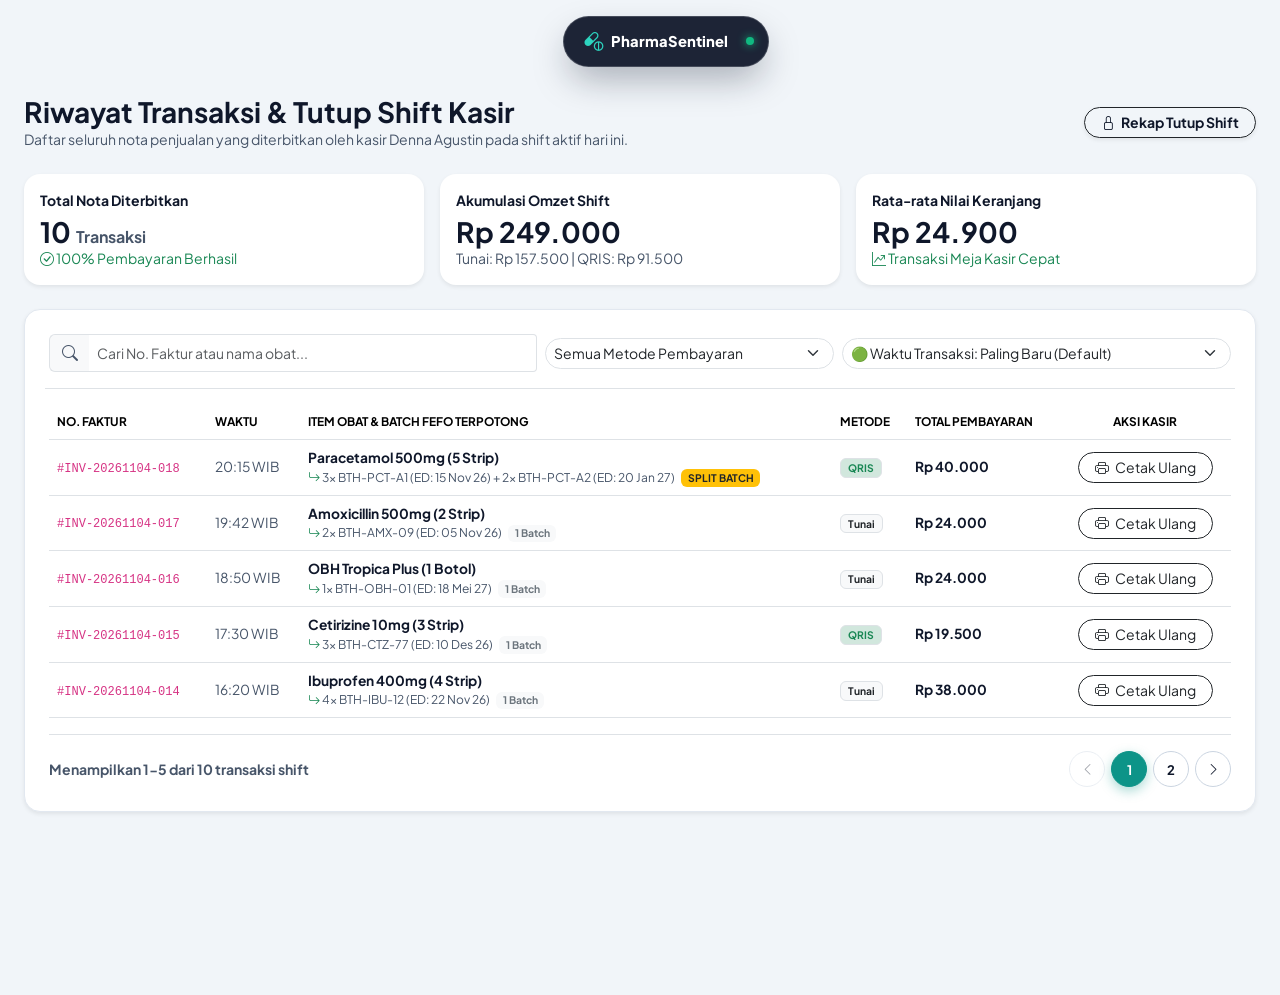
<file: kasir-riwayat.html>
<!DOCTYPE html>
<html lang="id">
<head>
    <meta charset="UTF-8">
    <meta name="viewport" content="width=device-width, initial-scale=1.0">
    <title>Riwayat Shift Kasir - PharmaSentinel</title>
    <link href="https://fonts.googleapis.com/css2?family=Plus+Jakarta+Sans:wght@400;500;600;700;800&display=swap" rel="stylesheet">
    <link href="https://cdn.jsdelivr.net/npm/bootstrap@5.3.2/dist/css/bootstrap.min.css" rel="stylesheet">
    <link rel="stylesheet" href="https://cdn.jsdelivr.net/npm/bootstrap-icons@1.11.1/font/bootstrap-icons.css">
    <link rel="stylesheet" href="assets/css/style.css">
    <style>
        .thermal-receipt-box {
            background: #ffffff;
            border: 1px dashed #cbd5e1;
            border-radius: 12px;
            padding: 24px;
            font-family: 'Courier New', Courier, monospace;
            color: #0f172a;
            box-shadow: 0 4px 12px rgba(0,0,0,0.03);
        }
    </style>
</head>
<body>

    <!-- 1. DYNAMIC ISLAND KASIR -->
    <div class="island-outer-wrapper">
        <button class="island-lock-satellite" id="btnNavLock" title="Kunci Tampilan Navbar">
            <i class="bi bi-unlock-fill lock-icon"></i>
        </button>

        <nav class="dynamic-island-nav">
            <div class="island-brand-row">
                <a href="index.html" class="island-brand">
                    <i class="bi bi-capsule-pill"></i>
                    <span>PharmaSentinel</span>
                </a>
                <div class="island-pulse-dot" title="Sistem Aktif"></div>
            </div>

            <div class="island-collapsible-content">
                <ul class="island-menu">
                    <li>
                        <a href="kasir-pos.html" class="island-link">
                            <i class="bi bi-cart3"></i> Kasir POS
                        </a>
                    </li>
                    <li>
                        <a href="kasir-riwayat.html" class="island-link active">
                            <i class="bi bi-receipt"></i> Riwayat Shift
                        </a>
                    </li>
                    <li>
                        <a href="kasir-stok.html" class="island-link">
                            <i class="bi bi-search"></i> Cek Stok
                        </a>
                    </li>
                </ul>

                <div class="island-user">
                    <span class="badge badge-role" style="background: var(--brand-teal-light); color: var(--brand-teal);">KASIR</span>
                    <span class="island-user-name">Kelompok 6</span>
                    <a href="index.html" class="text-danger ms-1 text-decoration-none" title="Keluar"><i class="bi bi-box-arrow-right"></i></a>
                </div>
            </div>
        </nav>
    </div>

    <!-- 2. WORKSPACE RIWAYAT SHIFT -->
    <div class="workspace-wrapper" style="margin-top: 95px;">
        <div class="d-flex justify-content-between align-items-center mb-4">
            <div>
                <h3 class="fw-bold m-0" style="color: var(--text-heading);">Riwayat Transaksi & Tutup Shift Kasir</h3>
                <p class="small m-0" style="color: var(--text-muted);">Daftar seluruh nota penjualan yang diterbitkan oleh kasir Denna Agustin pada shift aktif hari ini.</p>
            </div>
            <button class="btn btn-outline-dark rounded-pill px-3 fw-bold btn-sm shadow-sm" onclick="alert('PROSES TUTUP SHIFT:\nRekap data serah terima uang fisik berhasil dicatat dan otomatis dikirimkan ke modul Audit Shift Supervisor!')">
                <i class="bi bi-lock me-1"></i> Rekap Tutup Shift
            </button>
        </div>

        <!-- STAT RINGKASAN SHIFT -->
        <div class="row g-3 mb-4">
            <div class="col-md-4">
                <div class="card border-0 shadow-sm rounded-4 p-3 bg-white border" style="border-color: var(--border-subtle) !important;">
                    <small class="fw-bold" style="color: var(--text-muted);">Total Nota Diterbitkan</small>
                    <h3 class="fw-bold m-0 mt-1" style="color: var(--text-heading);">10 <small class="fs-6 text-muted">Transaksi</small></h3>
                    <small class="text-success"><i class="bi bi-check-circle"></i> 100% Pembayaran Berhasil</small>
                </div>
            </div>
            <div class="col-md-4">
                <div class="card border-0 shadow-sm rounded-4 p-3 bg-white border" style="border-color: var(--border-subtle) !important;">
                    <small class="fw-bold" style="color: var(--text-muted);">Akumulasi Omzet Shift</small>
                    <h3 class="fw-bold m-0 mt-1" style="color: var(--brand-teal);">Rp 249.000</h3>
                    <small style="color: var(--text-muted);">Tunai: Rp 157.500 | QRIS: Rp 91.500</small>
                </div>
            </div>
            <div class="col-md-4">
                <div class="card border-0 shadow-sm rounded-4 p-3 bg-white border" style="border-color: var(--border-subtle) !important;">
                    <small class="fw-bold" style="color: var(--text-muted);">Rata-rata Nilai Keranjang</small>
                    <h3 class="fw-bold m-0 mt-1" style="color: var(--text-heading);">Rp 24.900</h3>
                    <small class="text-success"><i class="bi bi-graph-up-arrow"></i> Transaksi Meja Kasir Cepat</small>
                </div>
            </div>
        </div>

        <!-- CARD TABEL + UNIFIED COMMAND TOOLBAR -->
        <div class="card border-0 shadow-sm rounded-4 p-4" style="background: #ffffff; border: 1.5px solid var(--border-subtle) !important;">
            
            <!-- TOOLBAR TERPADU (SEARCH + FILTER METODE + SORT PRESETS) -->
            <div class="row g-2 align-items-center mb-3 pb-3 border-bottom">
                <!-- 1. Live Search Input -->
                <div class="col-md-5">
                    <div class="input-group">
                        <span class="input-group-text bg-light border-end-0"><i class="bi bi-search text-muted"></i></span>
                        <input type="text" class="form-control form-control-sm border-start-0" id="trxSearchInput" placeholder="Cari No. Faktur atau nama obat..." oninput="onTrxSearch(this.value)">
                    </div>
                </div>

                <!-- 2. Dropdown Filter Metode Bayar -->
                <div class="col-md-3 col-6">
                    <select class="form-select form-select-sm rounded-pill" id="trxMethodFilter" onchange="onTrxMethodChange(this.value)">
                        <option value="">Semua Metode Pembayaran</option>
                        <option value="Tunai">Tunai</option>
                        <option value="QRIS">QRIS</option>
                        <option value="Split">Hanya yang Split-Batch</option>
                    </select>
                </div>

                <!-- 3. Sort Presets (Opsi B) -->
                <div class="col-md-4 col-6">
                    <select class="form-select form-select-sm rounded-pill" id="trxSortSelect" onchange="onTrxSortChange(this.value)">
                        <option value="time_desc">🟢 Waktu Transaksi: Paling Baru (Default)</option>
                        <option value="time_asc">⚪ Waktu Transaksi: Paling Awal</option>
                        <option value="total_desc">⚪ Total Belanja: Terbesar</option>
                        <option value="total_asc">⚪ Total Belanja: Terkecil</option>
                    </select>
                </div>
            </div>

            <!-- TABEL TRANSAKSI -->
            <div class="table-responsive">
                <table class="table table-hover align-middle mb-0">
                    <thead>
                        <tr style="font-size: 0.74rem; text-transform: uppercase; color: var(--text-muted);">
                            <th>No. Faktur</th>
                            <th>Waktu</th>
                            <th>Item Obat & Batch FEFO Terpotong</th>
                            <th>Metode</th>
                            <th>Total Pembayaran</th>
                            <th class="text-center">Aksi Kasir</th>
                        </tr>
                    </thead>
                    <tbody id="tableTrxBody" style="font-size: 0.86rem;">
                        <!-- Diinjeksi via Pipeline JS -->
                    </tbody>
                </table>
            </div>

            <!-- PAGINATION BAR INSTAN (0 MS) -->
            <div class="d-flex justify-content-between align-items-center mt-3 pt-3 border-top">
                <small class="text-muted fw-bold" id="riwayatPaginationInfo">Memuat transaksi...</small>
                <ul class="pagination-cockpit m-0" id="riwayatPaginationControls"></ul>
            </div>

        </div>
    </div>

    <!-- MODAL CETAK ULANG STRUK DIGITAL THERMAL -->
    <div class="modal fade" id="modalReprint" tabindex="-1">
        <div class="modal-dialog modal-dialog-centered modal-sm">
            <div class="modal-content rounded-4 p-3 border-0 shadow">
                <div class="modal-header border-bottom-0 pb-0">
                    <h6 class="modal-title fw-bold" style="color: var(--text-heading);"><i class="bi bi-printer text-teal me-2" style="color: var(--brand-teal);"></i>Pratinjau Struk Kasir</h6>
                    <button type="button" class="btn-close" data-bs-dismiss="modal"></button>
                </div>
                <div class="modal-body">
                    <div class="thermal-receipt-box text-center small">
                        <h6 class="fw-bold m-0">APOTEK PHARMASENTINEL</h6>
                        <small>Jl. Raya Purwakarta No. 42</small><br>
                        <small>Telp: (0264) 822-1900</small>
                        <div class="border-top border-bottom my-2 py-1 text-start" style="font-size: 0.72rem;">
                            No. Nota : <span id="notaNo">-</span><br>
                            Kasir    : Denna A. (Shift 2)<br>
                            Waktu    : 04/11/2026
                        </div>

                        <div class="text-start mb-2" style="font-size: 0.75rem;">
                            <div class="fw-bold" id="notaItem">-</div>
                            <div style="font-size: 0.68rem; color: #475569;" id="notaBatch">-</div>
                        </div>

                        <div class="border-top pt-2 text-start" style="font-size: 0.75rem;">
                            <div class="d-flex justify-content-between">
                                <span>TOTAL:</span>
                                <strong id="notaTotal">-</strong>
                            </div>
                            <div class="d-flex justify-content-between" style="font-size: 0.7rem;">
                                <span>Metode:</span>
                                <span id="notaMetode">-</span>
                            </div>
                        </div>

                        <div class="border-top mt-3 pt-2 text-muted" style="font-size: 0.68rem;">
                            Terima Kasih Atas Kunjungan Anda<br>
                            Semoga Lekas Sembuh<br>
                            *Stok dipotong akurat via FEFO Engine*
                        </div>
                    </div>

                    <button class="btn btn-dark w-100 rounded-pill mt-3 py-2 fw-bold" style="background: var(--brand-teal); border: none;" onclick="alert('Mengirim sinyal cetak ke Thermal Printer USB/Bluetooth (Simulated)!')">
                        <i class="bi bi-printer-fill me-1"></i> Cetak ke Printer Kasir
                    </button>
                </div>
            </div>
        </div>
    </div>

    <script src="https://cdn.jsdelivr.net/npm/bootstrap@5.3.2/dist/js/bootstrap.bundle.min.js"></script>
    <script src="assets/js/navbar.js"></script>

    <!-- SCRIPT SINGLE PIPELINE: RIWAYAT KASIR (SEARCH + FILTER + SORT + PAGINATION 0MS) -->
    <script>
        let trxListMaster = [
            { id: 10, no: "#INV-20261104-018", time: "20:15 WIB", item: "Paracetamol 500mg (5 Strip)", detail: "3x BTH-PCT-A1 (ED: 15 Nov 26) + 2x BTH-PCT-A2 (ED: 20 Jan 27)", isSplit: true, method: "QRIS", rawTotal: 40000, total: "Rp 40.000" },
            { id: 9,  no: "#INV-20261104-017", time: "19:42 WIB", item: "Amoxicillin 500mg (2 Strip)", detail: "2x BTH-AMX-09 (ED: 05 Nov 26)", isSplit: false, method: "Tunai", rawTotal: 24000, total: "Rp 24.000" },
            { id: 8,  no: "#INV-20261104-016", time: "18:50 WIB", item: "OBH Tropica Plus (1 Botol)", detail: "1x BTH-OBH-01 (ED: 18 Mei 27)", isSplit: false, method: "Tunai", rawTotal: 24000, total: "Rp 24.000" },
            { id: 7,  no: "#INV-20261104-015", time: "17:30 WIB", item: "Cetirizine 10mg (3 Strip)", detail: "3x BTH-CTZ-77 (ED: 10 Des 26)", isSplit: false, method: "QRIS", rawTotal: 19500, total: "Rp 19.500" },
            { id: 6,  no: "#INV-20261104-014", time: "16:20 WIB", item: "Ibuprofen 400mg (4 Strip)", detail: "4x BTH-IBU-12 (ED: 22 Nov 26)", isSplit: false, method: "Tunai", rawTotal: 38000, total: "Rp 38.000" },
            { id: 5,  no: "#INV-20261104-013", time: "15:45 WIB", item: "Antasida Doen (2 Botol)", detail: "2x BTH-ATD-03 (ED: 02 Des 26)", isSplit: false, method: "Tunai", rawTotal: 22000, total: "Rp 22.000" },
            { id: 4,  no: "#INV-20261104-012", time: "15:10 WIB", item: "Cefixime 100mg (1 Strip)", detail: "1x BTH-CFX-88 (ED: 15 Jan 27)", isSplit: false, method: "QRIS", rawTotal: 32000, total: "Rp 32.000" },
            { id: 3,  no: "#INV-20261104-011", time: "14:40 WIB", item: "Vitamin C 500mg (2 Botol)", detail: "2x BTH-VTC-90 (ED: 10 Mar 27)", isSplit: false, method: "Tunai", rawTotal: 18000, total: "Rp 18.000" },
            { id: 2,  no: "#INV-20261104-010", time: "14:25 WIB", item: "Omeprazole 20mg (1 Strip)", detail: "1x BTH-OMP-04 (ED: 14 Des 26)", isSplit: false, method: "Tunai", rawTotal: 18000, total: "Rp 18.000" },
            { id: 1,  no: "#INV-20261104-009", time: "14:05 WIB", item: "Dexamethasone (2 Strip)", detail: "2x BTH-DXM-01 (ED: 08 Des 26)", isSplit: false, method: "Tunai", rawTotal: 10000, total: "Rp 10.000" }
        ];

        let searchTrx = "";
        let filterMethod = "";
        let sortTrx = "time_desc";
        let currentTrxPage = 1;
        const TRX_PAGE_SIZE = 5; // 5 Struk per halaman

        function runTrxPipeline() {
            // 1. Search
            let result = trxListMaster.filter(t => {
                const q = searchTrx.toLowerCase();
                return t.no.toLowerCase().includes(q) || t.item.toLowerCase().includes(q);
            });

            // 2. Filter Metode Bayar
            if (filterMethod === "Split") {
                result = result.filter(t => t.isSplit);
            } else if (filterMethod !== "") {
                result = result.filter(t => t.method.toLowerCase() === filterMethod.toLowerCase());
            }

            // 3. Sorting Engine
            result.sort((a, b) => {
                switch (sortTrx) {
                    case "time_desc": return b.id - a.id;
                    case "time_asc": return a.id - b.id;
                    case "total_desc": return b.rawTotal - a.rawTotal;
                    case "total_asc": return a.rawTotal - b.rawTotal;
                    default: return 0;
                }
            });

            // 4. Pagination
            const total = result.length;
            const totalPages = Math.ceil(total / TRX_PAGE_SIZE) || 1;
            currentTrxPage = Math.max(1, Math.min(currentTrxPage, totalPages));

            const startIdx = (currentTrxPage - 1) * TRX_PAGE_SIZE;
            const endIdx = Math.min(startIdx + TRX_PAGE_SIZE, total);
            const paginatedRows = result.slice(startIdx, endIdx);

            // 5. Render ke Tabel
            const tbody = document.getElementById("tableTrxBody");
            tbody.innerHTML = "";

            if (paginatedRows.length === 0) {
                tbody.innerHTML = `<tr><td colspan="6" class="text-center py-4 text-muted"><i class="bi bi-receipt fs-3 d-block mb-1"></i>Tidak ada transaksi yang cocok dengan filter.</td></tr>`;
                document.getElementById("riwayatPaginationInfo").innerText = "0 transaksi ditemukan";
                document.getElementById("riwayatPaginationControls").innerHTML = "";
                return;
            }

            paginatedRows.forEach(t => {
                const tr = document.createElement("tr");
                tr.innerHTML = `
                    <td><code>${t.no}</code></td>
                    <td style="color: var(--text-muted);">${t.time}</td>
                    <td>
                        <strong style="color: var(--text-heading);">${t.item}</strong>
                        <div class="small" style="color: var(--text-muted);">
                            <i class="bi bi-arrow-return-right text-success"></i> ${t.detail}
                            ${t.isSplit ? '<span class="badge bg-warning text-dark ms-1" style="font-size: 0.65rem;">SPLIT BATCH</span>' : '<span class="badge bg-light text-secondary ms-1" style="font-size: 0.65rem;">1 Batch</span>'}
                        </div>
                    </td>
                    <td><span class="badge ${t.method === 'QRIS' ? 'bg-success-subtle text-success border' : 'bg-light text-dark border'}">${t.method}</span></td>
                    <td><strong style="color: var(--text-heading);">${t.total}</strong></td>
                    <td class="text-center">
                        <button class="btn btn-sm btn-outline-dark rounded-pill px-3" onclick="openReprintModal('${t.no}', '${t.item}', '${t.total}', '${t.method}', '${t.detail}')">
                            <i class="bi bi-printer me-1"></i> Cetak Ulang
                        </button>
                    </td>
                `;
                tbody.appendChild(tr);
            });

            // 6. Pagination Controls
            document.getElementById("riwayatPaginationInfo").innerText = `Menampilkan ${startIdx + 1}-${endIdx} dari ${total} transaksi shift`;
            renderTrxPaginationUI(totalPages);
        }

        function renderTrxPaginationUI(totalPages) {
            const controls = document.getElementById("riwayatPaginationControls");
            controls.innerHTML = "";

            const prev = document.createElement("button");
            prev.className = "page-pill-btn";
            prev.innerHTML = '<i class="bi bi-chevron-left"></i>';
            prev.disabled = (currentTrxPage === 1);
            prev.onclick = () => { currentTrxPage--; runTrxPipeline(); };
            controls.appendChild(prev);

            for (let i = 1; i <= totalPages; i++) {
                const btn = document.createElement("button");
                btn.className = `page-pill-btn ${i === currentTrxPage ? 'active' : ''}`;
                btn.innerText = i;
                btn.onclick = () => { currentTrxPage = i; runTrxPipeline(); };
                controls.appendChild(btn);
            }

            const next = document.createElement("button");
            next.className = "page-pill-btn";
            next.innerHTML = '<i class="bi bi-chevron-right"></i>';
            next.disabled = (currentTrxPage === totalPages);
            next.onclick = () => { currentTrxPage++; runTrxPipeline(); };
            controls.appendChild(next);
        }

        function onTrxSearch(val) {
            searchTrx = val;
            currentTrxPage = 1;
            runTrxPipeline();
        }

        function onTrxMethodChange(val) {
            filterMethod = val;
            currentTrxPage = 1;
            runTrxPipeline();
        }

        function onTrxSortChange(val) {
            sortTrx = val;
            currentTrxPage = 1;
            runTrxPipeline();
        }

        function openReprintModal(faktur, item, total, metode, batch) {
            document.getElementById('notaNo').innerText = faktur;
            document.getElementById('notaItem').innerText = item;
            document.getElementById('notaTotal').innerText = total;
            document.getElementById('notaMetode').innerText = metode;
            document.getElementById('notaBatch').innerText = 'Alokasi FEFO: ' + batch;
            new bootstrap.Modal(document.getElementById('modalReprint')).show();
        }

        // Run
        runTrxPipeline();
    </script>
</body>
</html>
</file>
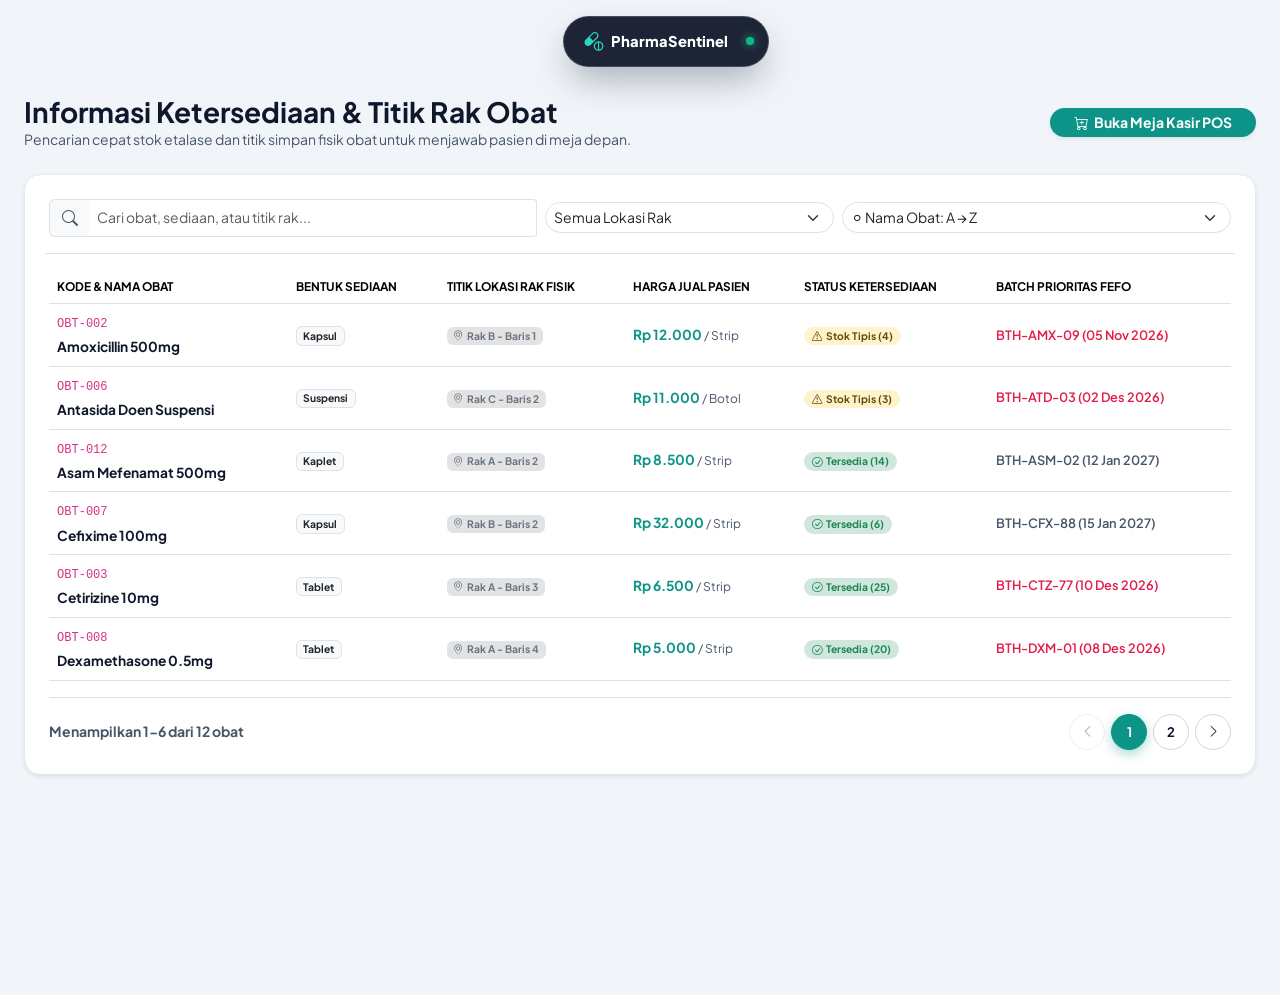
<file: kasir-stok.html>
<!DOCTYPE html>
<html lang="id">
<head>
    <meta charset="UTF-8">
    <meta name="viewport" content="width=device-width, initial-scale=1.0">
    <title>Cek Stok & Lokasi Rak - PharmaSentinel</title>
    <link href="https://fonts.googleapis.com/css2?family=Plus+Jakarta+Sans:wght@400;500;600;700;800&display=swap" rel="stylesheet">
    <link href="https://cdn.jsdelivr.net/npm/bootstrap@5.3.2/dist/css/bootstrap.min.css" rel="stylesheet">
    <link rel="stylesheet" href="https://cdn.jsdelivr.net/npm/bootstrap-icons@1.11.1/font/bootstrap-icons.css">
    <link rel="stylesheet" href="assets/css/style.css">
</head>
<body>

    <!-- 1. DYNAMIC ISLAND KASIR (WITH PERSISTENT LOCK) -->
    <div class="island-outer-wrapper">
        <button class="island-lock-satellite" id="btnNavLock" title="Kunci Tampilan Navbar">
            <i class="bi bi-unlock-fill lock-icon"></i>
        </button>

        <nav class="dynamic-island-nav">
            <div class="island-brand-row">
                <a href="index.html" class="island-brand">
                    <i class="bi bi-capsule-pill"></i>
                    <span>PharmaSentinel</span>
                </a>
                <div class="island-pulse-dot" title="Sistem Aktif"></div>
            </div>

            <div class="island-collapsible-content">
                <ul class="island-menu">
                    <li>
                        <a href="kasir-pos.html" class="island-link">
                            <i class="bi bi-cart3"></i> Kasir POS
                        </a>
                    </li>
                    <li>
                        <a href="kasir-riwayat.html" class="island-link">
                            <i class="bi bi-receipt"></i> Riwayat Shift
                        </a>
                    </li>
                    <li>
                        <a href="kasir-stok.html" class="island-link active">
                            <i class="bi bi-search"></i> Cek Stok
                        </a>
                    </li>
                </ul>

                <div class="island-user">
                    <span class="badge badge-role" style="background: var(--brand-teal-light); color: var(--brand-teal);">KASIR</span>
                    <span class="island-user-name">Kelompok 6</span>
                    <a href="index.html" class="text-danger ms-1 text-decoration-none" title="Keluar"><i class="bi bi-box-arrow-right"></i></a>
                </div>
            </div>
        </nav>
    </div>

    <!-- 2. WORKSPACE CEK STOK & RAK FISIK -->
    <div class="workspace-wrapper" style="margin-top: 95px;">
        <div class="d-flex justify-content-between align-items-center mb-4">
            <div>
                <h3 class="fw-bold m-0" style="color: var(--text-heading);">Informasi Ketersediaan & Titik Rak Obat</h3>
                <p class="small m-0" style="color: var(--text-muted);">Pencarian cepat stok etalase dan titik simpan fisik obat untuk menjawab pasien di meja depan.</p>
            </div>
            <a href="kasir-pos.html" class="btn btn-dark rounded-pill px-4 fw-bold btn-sm shadow-sm" style="background: var(--brand-teal); border: none;">
                <i class="bi bi-cart-plus me-1"></i> Buka Meja Kasir POS
            </a>
        </div>

        <!-- CARD TABEL + UNIFIED COMMAND TOOLBAR -->
        <div class="card border-0 shadow-sm rounded-4 p-4" style="background: #ffffff; border: 1.5px solid var(--border-subtle) !important;">
            
            <!-- TOOLBAR TERPADU (SEARCH + FILTER RAK + SORT PRESETS) -->
            <div class="row g-2 align-items-center mb-3 pb-3 border-bottom">
                <!-- 1. Live Search -->
                <div class="col-md-5">
                    <div class="input-group">
                        <span class="input-group-text bg-light border-end-0"><i class="bi bi-search text-muted"></i></span>
                        <input type="text" class="form-control form-control-sm border-start-0" id="stokSearchInput" placeholder="Cari obat, sediaan, atau titik rak..." oninput="onStokSearch(this.value)">
                    </div>
                </div>

                <!-- 2. Dropdown Filter Lokasi Rak -->
                <div class="col-md-3 col-6">
                    <select class="form-select form-select-sm rounded-pill" id="stokRakFilter" onchange="onStokRakChange(this.value)">
                        <option value="">Semua Lokasi Rak</option>
                        <option value="Rak A">Rak A (Tablet & Kaplet)</option>
                        <option value="Rak B">Rak B (Antibiotik)</option>
                        <option value="Rak C">Rak C (Saluran Cerna)</option>
                        <option value="Etalase Sirup">Etalase Sirup</option>
                        <option value="Etalase Vitamin">Etalase Vitamin</option>
                    </select>
                </div>

                <!-- 3. Sort Presets (Opsi B Human-Readable) -->
                <div class="col-md-4 col-6">
                    <select class="form-select form-select-sm rounded-pill" id="stokSortSelect" onchange="onStokSortChange(this.value)">
                        <option value="name_asc">⚪ Nama Obat: A → Z</option>
                        <option value="name_desc">⚪ Nama Obat: Z → A</option>
                        <option value="stock_desc">🟢 Sisa Stok: Paling Banyak</option>
                        <option value="stock_asc">🔴 Sisa Stok: Paling Tipis / Kritis</option>
                        <option value="price_asc">⚪ Harga Jual: Termurah</option>
                        <option value="price_desc">⚪ Harga Jual: Termahal</option>
                    </select>
                </div>
            </div>

            <!-- TABEL STOK KASIR (READ-ONLY) -->
            <div class="table-responsive">
                <table class="table table-hover align-middle mb-0">
                    <thead>
                        <tr style="font-size: 0.74rem; text-transform: uppercase; color: var(--text-muted);">
                            <th>Kode & Nama Obat</th>
                            <th>Bentuk Sediaan</th>
                            <th>Titik Lokasi Rak Fisik</th>
                            <th>Harga Jual Pasien</th>
                            <th>Status Ketersediaan</th>
                            <th>Batch Prioritas FEFO</th>
                        </tr>
                    </thead>
                    <tbody id="tableStokKasirBody" style="font-size: 0.86rem;">
                        <!-- Diinjeksi via JS Pipeline -->
                    </tbody>
                </table>
            </div>

            <!-- PAGINATION BAR INSTAN (0 MS) -->
            <div class="d-flex justify-content-between align-items-center mt-3 pt-3 border-top">
                <small class="text-muted fw-bold" id="stokPaginationInfo">Memuat...</small>
                <ul class="pagination-cockpit m-0" id="stokPaginationControls"></ul>
            </div>

        </div>
    </div>

    <script src="https://cdn.jsdelivr.net/npm/bootstrap@5.3.2/dist/js/bootstrap.bundle.min.js"></script>
    <script src="assets/js/navbar.js"></script>

    <!-- SCRIPT SINGLE PIPELINE: CEK STOK KASIR -->
    <script>
        let stokDataset = [
            { code: "OBT-001", name: "Paracetamol 500mg", form: "Tablet", rak: "Rak A - Baris 2", price: 8000, stock: 13, unit: "Strip", fefo: "BTH-PCT-A1 (15 Nov 2026)" },
            { code: "OBT-002", name: "Amoxicillin 500mg", form: "Kapsul", rak: "Rak B - Baris 1", price: 12000, stock: 4, unit: "Strip", fefo: "BTH-AMX-09 (05 Nov 2026)" },
            { code: "OBT-003", name: "Cetirizine 10mg", form: "Tablet", rak: "Rak A - Baris 3", price: 6500, stock: 25, unit: "Strip", fefo: "BTH-CTZ-77 (10 Des 2026)" },
            { code: "OBT-004", name: "OBH Tropica Plus 100ml", form: "Sirup", rak: "Etalase Sirup - E1", price: 24000, stock: 8, unit: "Botol", fefo: "BTH-OBH-01 (18 Mei 2027)" },
            { code: "OBT-005", name: "Ibuprofen 400mg", form: "Kaplet", rak: "Rak A - Baris 1", price: 9500, stock: 20, unit: "Strip", fefo: "BTH-IBU-12 (22 Nov 2026)" },
            { code: "OBT-006", name: "Antasida Doen Suspensi", form: "Suspensi", rak: "Rak C - Baris 2", price: 11000, stock: 3, unit: "Botol", fefo: "BTH-ATD-03 (02 Des 2026)" },
            { code: "OBT-007", name: "Cefixime 100mg", form: "Kapsul", rak: "Rak B - Baris 2", price: 32000, stock: 6, unit: "Strip", fefo: "BTH-CFX-88 (15 Jan 2027)" },
            { code: "OBT-008", name: "Dexamethasone 0.5mg", form: "Tablet", rak: "Rak A - Baris 4", price: 5000, stock: 20, unit: "Strip", fefo: "BTH-DXM-01 (08 Des 2026)" },
            { code: "OBT-009", name: "Omeprazole 20mg", form: "Kapsul", rak: "Rak C - Baris 1", price: 18000, stock: 12, unit: "Strip", fefo: "BTH-OMP-04 (14 Des 2026)" },
            { code: "OBT-010", name: "Vitamin C 500mg IPI", form: "Tablet", rak: "Etalase Vitamin - V1", price: 9000, stock: 30, unit: "Botol", fefo: "BTH-VTC-90 (10 Mar 2027)" },
            { code: "OBT-011", name: "Loperamide 2mg", form: "Tablet", rak: "Rak C - Baris 3", price: 4500, stock: 18, unit: "Strip", fefo: "BTH-LPR-11 (28 Nov 2026)" },
            { code: "OBT-012", name: "Asam Mefenamat 500mg", form: "Kaplet", rak: "Rak A - Baris 2", price: 8500, stock: 14, unit: "Strip", fefo: "BTH-ASM-02 (12 Jan 2027)" }
        ];

        let searchStok = "";
        let filterRak = "";
        let sortStok = "name_asc";
        let currentStokPage = 1;
        const STOK_PAGE_SIZE = 6; // 6 baris per halaman

        function runStokPipeline() {
            // 1. Search
            let result = stokDataset.filter(item => {
                const q = searchStok.toLowerCase();
                return item.name.toLowerCase().includes(q) || 
                       item.code.toLowerCase().includes(q) || 
                       item.rak.toLowerCase().includes(q);
            });

            // 2. Filter Rak
            if (filterRak !== "") {
                result = result.filter(item => item.rak.toLowerCase().includes(filterRak.toLowerCase()));
            }

            // 3. Sorting Engine (Option B Presets)
            result.sort((a, b) => {
                switch (sortStok) {
                    case "name_asc": return a.name.localeCompare(b.name);
                    case "name_desc": return b.name.localeCompare(a.name);
                    case "stock_desc": return b.stock - a.stock;
                    case "stock_asc": return a.stock - b.stock;
                    case "price_asc": return a.price - b.price;
                    case "price_desc": return b.price - a.price;
                    default: return 0;
                }
            });

            // 4. Pagination Slicing
            const totalItems = result.length;
            const totalPages = Math.ceil(totalItems / STOK_PAGE_SIZE) || 1;
            currentStokPage = Math.max(1, Math.min(currentStokPage, totalPages));

            const startIdx = (currentStokPage - 1) * STOK_PAGE_SIZE;
            const endIdx = Math.min(startIdx + STOK_PAGE_SIZE, totalItems);
            const paginatedRows = result.slice(startIdx, endIdx);

            // 5. Render ke Tabel
            const tbody = document.getElementById("tableStokKasirBody");
            tbody.innerHTML = "";

            if (paginatedRows.length === 0) {
                tbody.innerHTML = `<tr><td colspan="6" class="text-center py-4 text-muted"><i class="bi bi-search fs-3 d-block mb-1"></i>Obat tidak ditemukan pada rak tersebut.</td></tr>`;
                document.getElementById("stokPaginationInfo").innerText = "0 obat ditemukan";
                document.getElementById("stokPaginationControls").innerHTML = "";
                return;
            }

            paginatedRows.forEach(item => {
                const isLow = item.stock <= 5;
                const tr = document.createElement("tr");
                tr.innerHTML = `
                    <td>
                        <code>${item.code}</code>
                        <div class="fw-bold mt-1" style="color: var(--text-heading);">${item.name}</div>
                    </td>
                    <td><span class="badge bg-light text-dark border">${item.form}</span></td>
                    <td><span class="badge bg-secondary-subtle text-secondary"><i class="bi bi-geo-alt me-1"></i>${item.rak}</span></td>
                    <td><strong style="color: var(--brand-teal);">Rp ${item.price.toLocaleString('id-ID')}</strong> <small class="text-muted">/ ${item.unit}</small></td>
                    <td>
                        <span class="badge ${isLow ? 'bg-warning-subtle text-warning-emphasis' : 'bg-success-subtle text-success'} rounded-pill px-2 py-1">
                            ${isLow ? '<i class="bi bi-exclamation-triangle me-1"></i>Stok Tipis (' + item.stock + ')' : '<i class="bi bi-check-circle me-1"></i>Tersedia (' + item.stock + ')'}
                        </span>
                    </td>
                    <td style="color: ${item.fefo.includes('2026') ? 'var(--danger-red)' : 'var(--text-muted)'}; font-size: 0.8rem; font-weight: 600;">
                        ${item.fefo}
                    </td>
                `;
                tbody.appendChild(tr);
            });

            // 6. Pagination Controls
            document.getElementById("stokPaginationInfo").innerText = `Menampilkan ${startIdx + 1}-${endIdx} dari ${totalItems} obat`;
            renderStokPaginationUI(totalPages);
        }

        function renderStokPaginationUI(totalPages) {
            const controls = document.getElementById("stokPaginationControls");
            controls.innerHTML = "";

            const prev = document.createElement("button");
            prev.className = "page-pill-btn";
            prev.innerHTML = '<i class="bi bi-chevron-left"></i>';
            prev.disabled = (currentStokPage === 1);
            prev.onclick = () => { currentStokPage--; runStokPipeline(); };
            controls.appendChild(prev);

            for (let i = 1; i <= totalPages; i++) {
                const btn = document.createElement("button");
                btn.className = `page-pill-btn ${i === currentStokPage ? 'active' : ''}`;
                btn.innerText = i;
                btn.onclick = () => { currentStokPage = i; runStokPipeline(); };
                controls.appendChild(btn);
            }

            const next = document.createElement("button");
            next.className = "page-pill-btn";
            next.innerHTML = '<i class="bi bi-chevron-right"></i>';
            next.disabled = (currentStokPage === totalPages);
            next.onclick = () => { currentStokPage++; runStokPipeline(); };
            controls.appendChild(next);
        }

        function onStokSearch(val) {
            searchStok = val;
            currentStokPage = 1;
            runStokPipeline();
        }

        function onStokRakChange(val) {
            filterRak = val;
            currentStokPage = 1;
            runStokPipeline();
        }

        function onStokSortChange(val) {
            sortStok = val;
            currentStokPage = 1;
            runStokPipeline();
        }

        // Run
        runStokPipeline();
    </script>
</body>
</html>
</file>
<file: assets/css/style.css>
/* ==========================================================================
   THEME: EDITORIAL LIGHT COCKPIT + ADVANCED DYNAMIC ISLAND & SATELLITE LOCK
   ========================================================================== */
:root {
    --bg-app: #f1f5f9;
    --surface-card: #ffffff;
    --surface-glass-dark: rgba(15, 23, 42, 0.94);

    --border-subtle: #e2e8f0;
    --border-strong: #cbd5e1;
    --shadow-card: 0 4px 16px -2px rgba(15, 23, 42, 0.06), 0 2px 4px -1px rgba(15, 23, 42, 0.04);
    --shadow-hover: 0 12px 28px -4px rgba(13, 148, 136, 0.16);

    --brand-teal: #0d9488;
    --brand-teal-light: #ccfbf1;
    --brand-teal-dark: #0f766e;
    --brand-teal-glow: rgba(13, 148, 136, 0.35);

    --danger-red: #e11d48;
    --danger-red-light: #ffe4e6;
    --warning-amber: #d97706;
    --warning-amber-light: #fef3c7;
    --success-green: #059669;
    --success-green-light: #d1fae5;

    --text-heading: #0f172a;
    --text-body: #1e293b;
    --text-muted: #475569;
    --text-dim: #64748b;

    --radius-pill: 9999px;
    --radius-card: 20px;
    --radius-item: 16px;

    /* KURVA ANIMASI DIPERHALUS & DIPERLAMBAT */
    --island-ease: cubic-bezier(0.16, 1, 0.3, 1);
    --island-speed: 0.65s;
}

body {
    font-family: 'Plus Jakarta Sans', system-ui, -apple-system, sans-serif;
    background-color: var(--bg-app);
    color: var(--text-body);
    margin: 0;
    padding: 0;
    overflow-x: hidden;
    min-height: 100vh;
}

/* ==========================================================================
   DYNAMIC ISLAND CONTAINER & FLOATING SATELLITE LOCK (DESKTOP)
   ========================================================================== */
.island-outer-wrapper {
    position: fixed;
    top: 16px;
    left: 50%;
    transform: translateX(-50%);
    display: flex;
    align-items: center;
    gap: 10px;
    z-index: 1100;
}

/* TOMBOL GEMBOK SATELIT (MUNCUL KE KIRI SAAT HOVER) */
.island-lock-satellite {
    width: 42px;
    height: 42px;
    border-radius: 50%;
    background: var(--surface-glass-dark);
    backdrop-filter: blur(20px);
    -webkit-backdrop-filter: blur(20px);
    border: 1px solid rgba(255, 255, 255, 0.2);
    color: #cbd5e1;
    display: flex;
    align-items: center;
    justify-content: center;
    cursor: pointer;
    box-shadow: 0 10px 25px -4px rgba(15, 23, 42, 0.4);
    
    /* State Idle: Sembunyi di balik kapsul */
    opacity: 0;
    transform: translateX(45px) scale(0.4);
    pointer-events: none;
    transition: all var(--island-speed) var(--island-ease);
}

/* MUNCUL MELUNCUR KETIKA NAV DIDEKATI ATAU TERKUNCI */
.island-outer-wrapper:hover .island-lock-satellite,
.island-outer-wrapper.is-expanded .island-lock-satellite,
.island-outer-wrapper.is-locked .island-lock-satellite {
    opacity: 1;
    transform: translateX(0) scale(1);
    pointer-events: auto;
}

/* STATUS TERKUNCI */
.island-lock-satellite.locked {
    background: var(--brand-teal);
    border-color: #2dd4bf;
    color: #ffffff;
    box-shadow: 0 0 16px var(--brand-teal-glow), 0 8px 24px rgba(0, 0, 0, 0.3);
}

/* EFEK MORPH IKON GEMBOK (AFTER EFFECTS SPRING BOUNCE) */
.lock-morph-spring {
    animation: lockMorph 0.5s var(--island-ease) forwards;
}

@keyframes lockMorph {
    0% { transform: scale(1) rotate(0deg); }
    35% { transform: scale(1.4) rotate(-18deg); }
    70% { transform: scale(0.85) rotate(8deg); }
    100% { transform: scale(1) rotate(0deg); }
}

/* KAPSUL DYNAMIC ISLAND UTAMA */
.dynamic-island-nav {
    background: var(--surface-glass-dark);
    backdrop-filter: blur(24px);
    -webkit-backdrop-filter: blur(24px);
    border: 1px solid rgba(255, 255, 255, 0.18);
    border-radius: var(--radius-pill);
    padding: 6px 14px;
    display: flex;
    align-items: center;
    box-shadow: 0 16px 36px -6px rgba(15, 23, 42, 0.35);
    transition: all var(--island-speed) var(--island-ease);
    cursor: pointer;
    overflow: hidden;
    max-width: 210px; /* Ukuran Compact */
}

/* KONDISI MELEBAR (HOVER / IS-EXPANDED / IS-LOCKED) */
.island-outer-wrapper:hover .dynamic-island-nav,
.island-outer-wrapper.is-expanded .dynamic-island-nav,
.island-outer-wrapper.is-locked .dynamic-island-nav {
    max-width: 1100px;
    padding: 6px 20px;
    box-shadow: 0 20px 45px -4px rgba(13, 148, 136, 0.25), 0 16px 36px -6px rgba(15, 23, 42, 0.4);
    border-color: rgba(45, 212, 191, 0.4);
}

.island-brand-row {
    display: flex;
    align-items: center;
    gap: 4px;
    flex-shrink: 0;
}

.island-brand {
    display: flex;
    align-items: center;
    gap: 8px;
    padding: 4px 6px;
    color: #ffffff !important;
    font-weight: 800;
    font-size: 0.92rem;
    text-decoration: none;
    white-space: nowrap;
    flex-shrink: 0;
}

.island-brand i {
    color: #2dd4bf;
    font-size: 1.2rem;
}

.island-pulse-dot {
    width: 8px;
    height: 8px;
    background: #10b981;
    border-radius: 50%;
    margin-left: 8px;
    box-shadow: 0 0 8px #10b981;
    transition: all var(--island-speed) var(--island-ease);
    flex-shrink: 0;
}

.island-outer-wrapper:hover .island-pulse-dot,
.island-outer-wrapper.is-expanded .island-pulse-dot,
.island-outer-wrapper.is-locked .island-pulse-dot {
    display: none;
}

.island-collapsible-content {
    display: flex;
    align-items: center;
    gap: 12px;
    opacity: 0;
    max-width: 0;
    overflow: hidden;
    transition: all var(--island-speed) var(--island-ease);
    white-space: nowrap;
    pointer-events: none;
}

.island-outer-wrapper:hover .island-collapsible-content,
.island-outer-wrapper.is-expanded .island-collapsible-content,
.island-outer-wrapper.is-locked .island-collapsible-content {
    opacity: 1;
    max-width: 900px;
    pointer-events: auto;
    margin-left: 10px;
    padding-left: 10px;
    border-left: 1px solid rgba(255, 255, 255, 0.15);
}

.island-menu {
    display: flex;
    align-items: center;
    gap: 4px;
    list-style: none;
    margin: 0;
    padding: 0;
    flex-shrink: 0;
}

.island-link {
    color: #cbd5e1 !important;
    text-decoration: none;
    font-size: 0.82rem;
    font-weight: 600;
    padding: 6px 12px;
    border-radius: var(--radius-pill);
    transition: all 0.2s ease;
    display: flex;
    align-items: center;
    gap: 6px;
    white-space: nowrap;
}

.island-link:hover {
    color: #ffffff !important;
    background: rgba(255, 255, 255, 0.12);
}

.island-link.active {
    color: #0f172a !important;
    background: #ffffff !important;
    box-shadow: 0 4px 12px rgba(0, 0, 0, 0.15);
    font-weight: 700;
}

.island-user {
    padding-left: 10px;
    border-left: 1px solid rgba(255, 255, 255, 0.15);
    display: flex;
    align-items: center;
    gap: 8px;
    flex-shrink: 0 !important;
}

.island-user-name {
    color: #ffffff !important;
    font-weight: 700;
    font-size: 0.82rem;
    white-space: nowrap;
}

.badge-role {
    font-size: 0.7rem;
    font-weight: 800;
    padding: 3px 8px;
    border-radius: var(--radius-pill);
    text-transform: uppercase;
    letter-spacing: 0.5px;
    flex-shrink: 0;
}

/* ==========================================================================
   LAYOUT, COMPONENTS, & RESPONSIVE TWEAKS
   ========================================================================== */
.top-cockpit-bar {
    max-width: 1400px;
    margin: 85px auto 20px auto;
    padding: 0 24px;
    display: flex;
    flex-direction: column;
    gap: 16px;
}

.omni-hud {
    background: var(--surface-card);
    border: 1.5px solid var(--border-strong);
    border-radius: var(--radius-pill);
    padding: 10px 24px;
    display: flex;
    align-items: center;
    gap: 12px;
    box-shadow: var(--shadow-card);
    transition: all 0.25s ease;
}

.omni-hud:focus-within {
    border-color: var(--brand-teal);
    box-shadow: 0 8px 24px -2px rgba(13, 148, 136, 0.2);
    transform: translateY(-2px);
}

.omni-input {
    border: none;
    outline: none;
    width: 100%;
    font-size: 1rem;
    font-weight: 500;
    background: transparent;
    color: var(--text-heading);
}

.category-chips-row {
    display: flex;
    align-items: center;
    gap: 8px;
    overflow-x: auto;
    padding-bottom: 4px;
}

.chip-btn {
    background: #ffffff;
    border: 1px solid var(--border-strong);
    border-radius: var(--radius-pill);
    padding: 6px 16px;
    font-size: 0.82rem;
    font-weight: 700;
    color: var(--text-muted);
    cursor: pointer;
    transition: all 0.2s ease;
    white-space: nowrap;
    text-decoration: none;
}

.chip-btn:hover {
    border-color: var(--brand-teal);
    color: var(--brand-teal-dark);
    background: var(--brand-teal-light);
}

.chip-btn.active {
    background: var(--brand-teal);
    border-color: var(--brand-teal);
    color: #ffffff !important;
    box-shadow: 0 4px 12px rgba(13, 148, 136, 0.25);
}

.workspace-wrapper {
    max-width: 1400px;
    margin: 0 auto;
    padding: 0 24px 40px 24px;
}

.cockpit-grid {
    display: grid;
    grid-template-columns: 1fr 400px;
    gap: 24px;
    align-items: start;
}

.product-card-grid {
    display: grid;
    grid-template-columns: repeat(auto-fill, minmax(240px, 1fr));
    gap: 16px;
}

.card-medicine {
    background: var(--surface-card);
    border: 1.5px solid var(--border-subtle);
    border-radius: var(--radius-item);
    padding: 16px;
    transition: all 0.25s ease;
    cursor: pointer;
    position: relative;
    user-select: none;
    display: flex;
    flex-direction: column;
    justify-content: space-between;
    box-shadow: var(--shadow-card);
}

.card-medicine:hover {
    border-color: var(--brand-teal);
    transform: translateY(-4px);
    box-shadow: var(--shadow-hover);
}

.fefo-pill-box {
    background: #f8fafc;
    border-left: 3px solid var(--brand-teal);
    border-radius: 6px;
    padding: 8px 10px;
    margin: 10px 0;
    font-size: 0.76rem;
    color: var(--text-heading);
}

.right-companion-pane {
    background: var(--surface-card);
    border: 1.5px solid var(--border-subtle);
    border-radius: var(--radius-card);
    padding: 24px;
    box-shadow: var(--shadow-card);
    position: sticky;
    top: 90px;
    min-height: 520px;
    display: flex;
    flex-direction: column;
    justify-content: space-between;
}

.shift-companion-state {
    display: flex;
    flex-direction: column;
    height: 100%;
}

.scanner-radar-box {
    background: radial-gradient(circle at 50% 50%, #f0fdf4 0%, #ffffff 100%);
    border: 2px dashed #86efac;
    border-radius: var(--radius-item);
    padding: 28px 16px;
    text-align: center;
    margin: 16px 0;
}

.scanner-radar-icon {
    width: 52px;
    height: 52px;
    background: #dcfce7;
    color: var(--success-green);
    border-radius: 50%;
    display: inline-flex;
    align-items: center;
    justify-content: center;
    font-size: 1.5rem;
    animation: scannerPulse 2s infinite;
}

@keyframes scannerPulse {
    0% { transform: scale(0.95); box-shadow: 0 0 0 0 rgba(5, 150, 105, 0.4); }
    70% { transform: scale(1.05); box-shadow: 0 0 0 14px rgba(5, 150, 105, 0); }
    100% { transform: scale(0.95); box-shadow: 0 0 0 0 rgba(5, 150, 105, 0); }
}

.active-cart-state {
    display: none;
    flex-direction: column;
    height: 100%;
}

.fefo-split-tag {
    background: var(--warning-amber-light);
    color: #92400e;
    font-weight: 800;
    font-size: 0.68rem;
    padding: 3px 8px;
    border-radius: var(--radius-pill);
    display: inline-flex;
    align-items: center;
    gap: 4px;
}

/* ==========================================================================
   PAGINATION MODERN HIGH-CONTRAST (INSTANT ZERO-RELOAD)
   ========================================================================== */
.pagination-cockpit {
    display: flex;
    align-items: center;
    gap: 6px;
    list-style: none;
    margin: 0;
    padding: 0;
}

.page-pill-btn {
    min-width: 36px;
    height: 36px;
    border-radius: var(--radius-pill);
    background: #ffffff;
    border: 1px solid var(--border-strong);
    color: var(--text-heading);
    font-size: 0.82rem;
    font-weight: 700;
    display: inline-flex;
    align-items: center;
    justify-content: center;
    cursor: pointer;
    transition: all 0.2s ease;
    padding: 0 10px;
}

.page-pill-btn:hover:not(:disabled) {
    border-color: var(--brand-teal);
    color: var(--brand-teal);
    background: var(--brand-teal-light);
}

.page-pill-btn.active {
    background: var(--brand-teal) !important;
    border-color: var(--brand-teal) !important;
    color: #ffffff !important;
    box-shadow: 0 4px 12px var(--brand-teal-glow);
}

.page-pill-btn:disabled {
    opacity: 0.4;
    cursor: not-allowed;
}

/* ==========================================================================
   RESPONSIVE DESIGN (MOBILE & TABLET ADJUSTMENTS)
   ========================================================================== */
.island-mobile-backdrop {
    display: none;
    position: fixed;
    top: 0;
    left: 0;
    right: 0;
    bottom: 0;
    background: rgba(15, 23, 42, 0.5);
    backdrop-filter: blur(4px);
    -webkit-backdrop-filter: blur(4px);
    z-index: 1050;
    opacity: 0;
    transition: opacity 0.3s ease;
}

.island-mobile-backdrop.active {
    display: block;
    opacity: 1;
}

@media (max-width: 991.98px) {
    /* SATELLITE LOCK TIDAK AKTIF DI MOBILE */
    .island-lock-satellite {
        display: none !important;
    }

    .island-outer-wrapper {
        width: calc(100% - 32px);
        max-width: 450px;
    }

    .dynamic-island-nav {
        width: 100%;
        max-width: 100% !important;
        flex-direction: column;
        align-items: stretch;
        padding: 10px 16px !important;
        border-radius: 20px !important;
    }

    .island-brand-row {
        display: flex;
        align-items: center;
        justify-content: space-between;
        width: 100%;
    }

    /* KONTEN MENU MEKAR VERTIKAL DI MOBILE */
    .island-collapsible-content {
        display: none;
        flex-direction: column;
        align-items: stretch;
        gap: 10px;
        max-width: 100% !important;
        opacity: 1;
        margin: 12px 0 0 0 !important;
        padding: 12px 0 0 0 !important;
        border-left: none !important;
        border-top: 1px solid rgba(255, 255, 255, 0.15);
    }

    .island-outer-wrapper.is-expanded .island-collapsible-content {
        display: flex;
    }

    .island-menu {
        flex-direction: column;
        align-items: stretch;
        gap: 6px;
    }

    .island-link {
        padding: 10px 14px;
        justify-content: flex-start;
    }

    .island-user {
        border-left: none !important;
        border-top: 1px solid rgba(255, 255, 255, 0.15);
        padding: 10px 0 0 0;
        justify-content: space-between;
    }

    /* KASIR COCKPIT MENJADI 1 KOLOM */
    .cockpit-grid {
        grid-template-columns: 1fr;
    }

    .right-companion-pane {
        position: static;
        min-height: auto;
    }
}

/* FIX WARNA STANDAR */
h1, h2, h3, h4, h5, h6, .fw-bold { color: var(--text-heading) !important; }
.text-muted { color: var(--text-muted) !important; }
.btn-dark, .btn-dark * { color: #ffffff !important; }

/* ==========================================================================
   FIX BENTO ADMIN STATS & TIMELINE RADAR (KEMBALIKAN WADAH KARTU PUTIH)
   ========================================================================== */
.bento-admin-stat {
    background: #ffffff !important;
    border: 1.5px solid var(--border-subtle);
    border-radius: var(--radius-card);
    padding: 22px;
    box-shadow: var(--shadow-card);
    height: 100%;
    transition: all 0.25s ease;
}

.bento-admin-stat:hover {
    transform: translateY(-3px);
    border-color: var(--brand-teal);
    box-shadow: var(--shadow-hover);
}

.radar-timeline-track {
    background: #e2e8f0;
    height: 8px;
    border-radius: var(--radius-pill);
    position: relative;
    margin: 24px 0 16px 0;
}

.radar-timeline-fill {
    background: linear-gradient(90deg, #e11d48 0%, #f59e0b 50%, #059669 100%);
    height: 100%;
    border-radius: var(--radius-pill);
    width: 100%;
}
</file>
